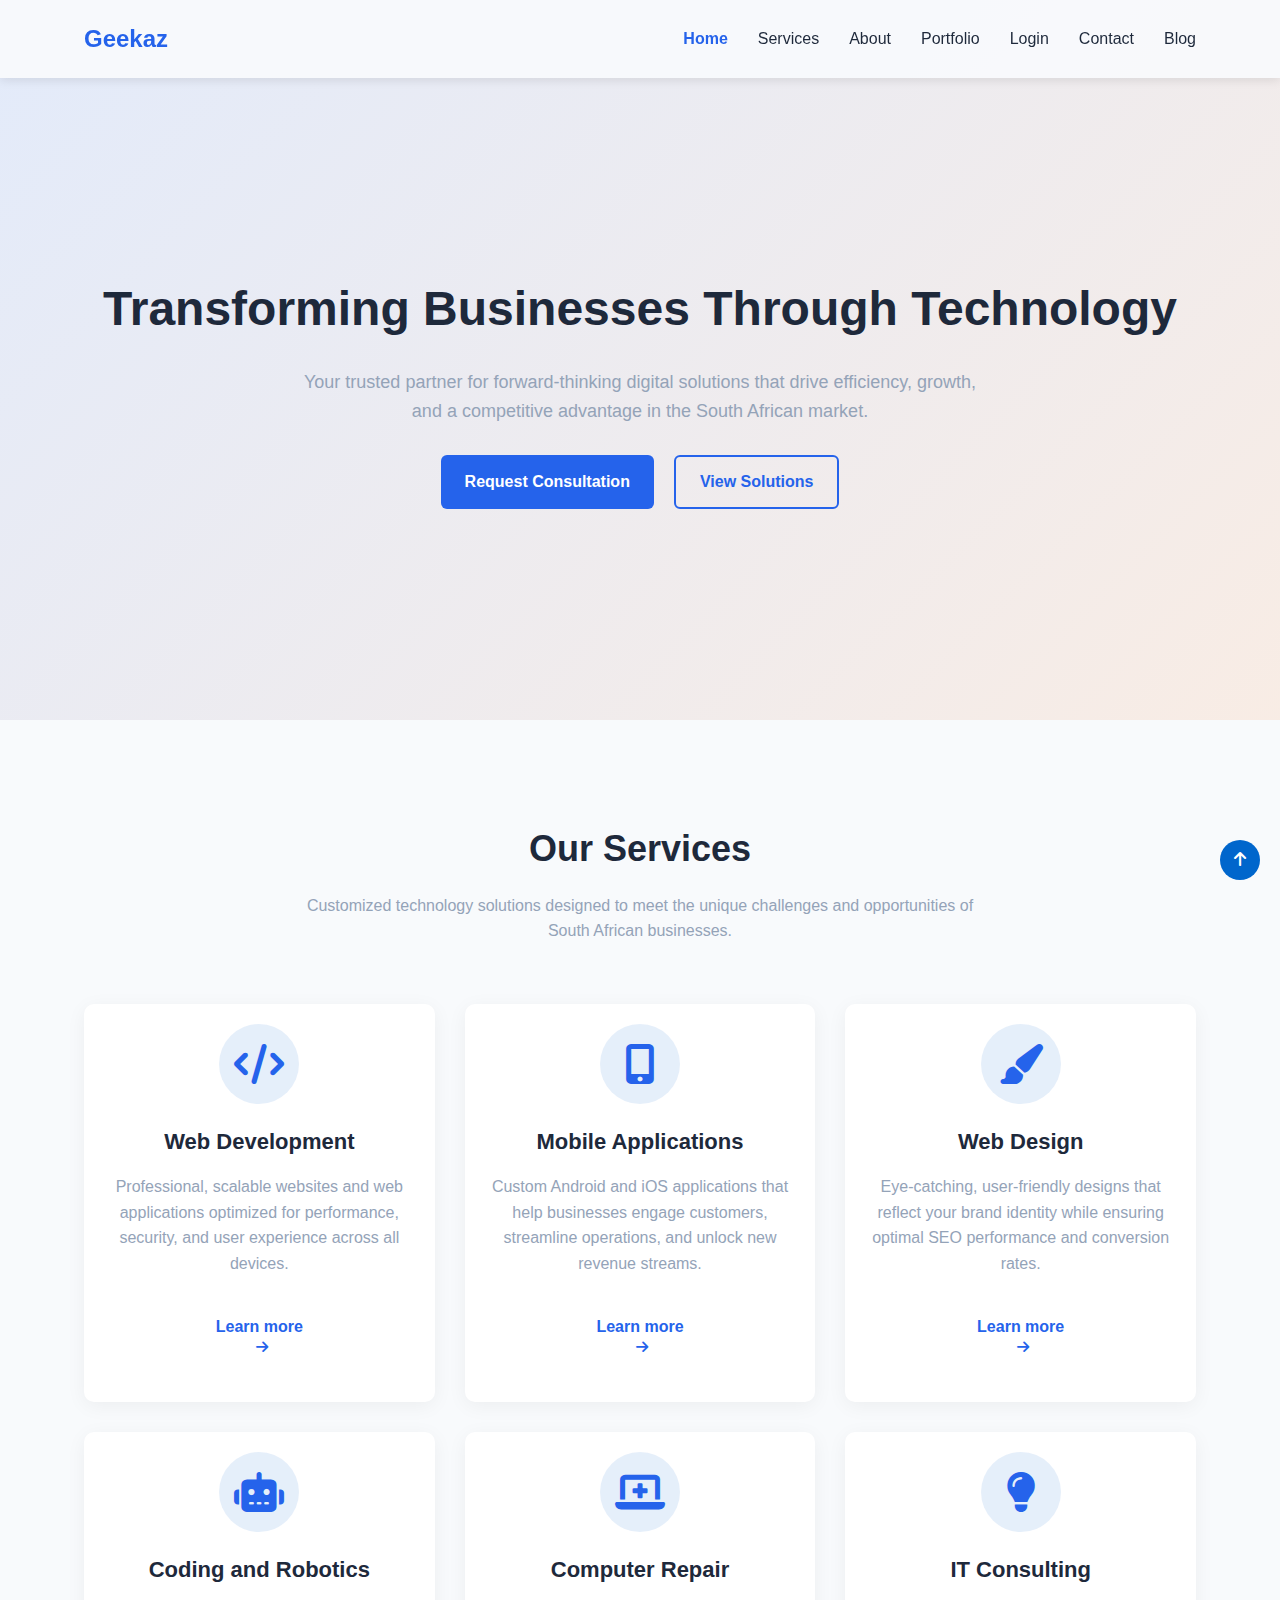
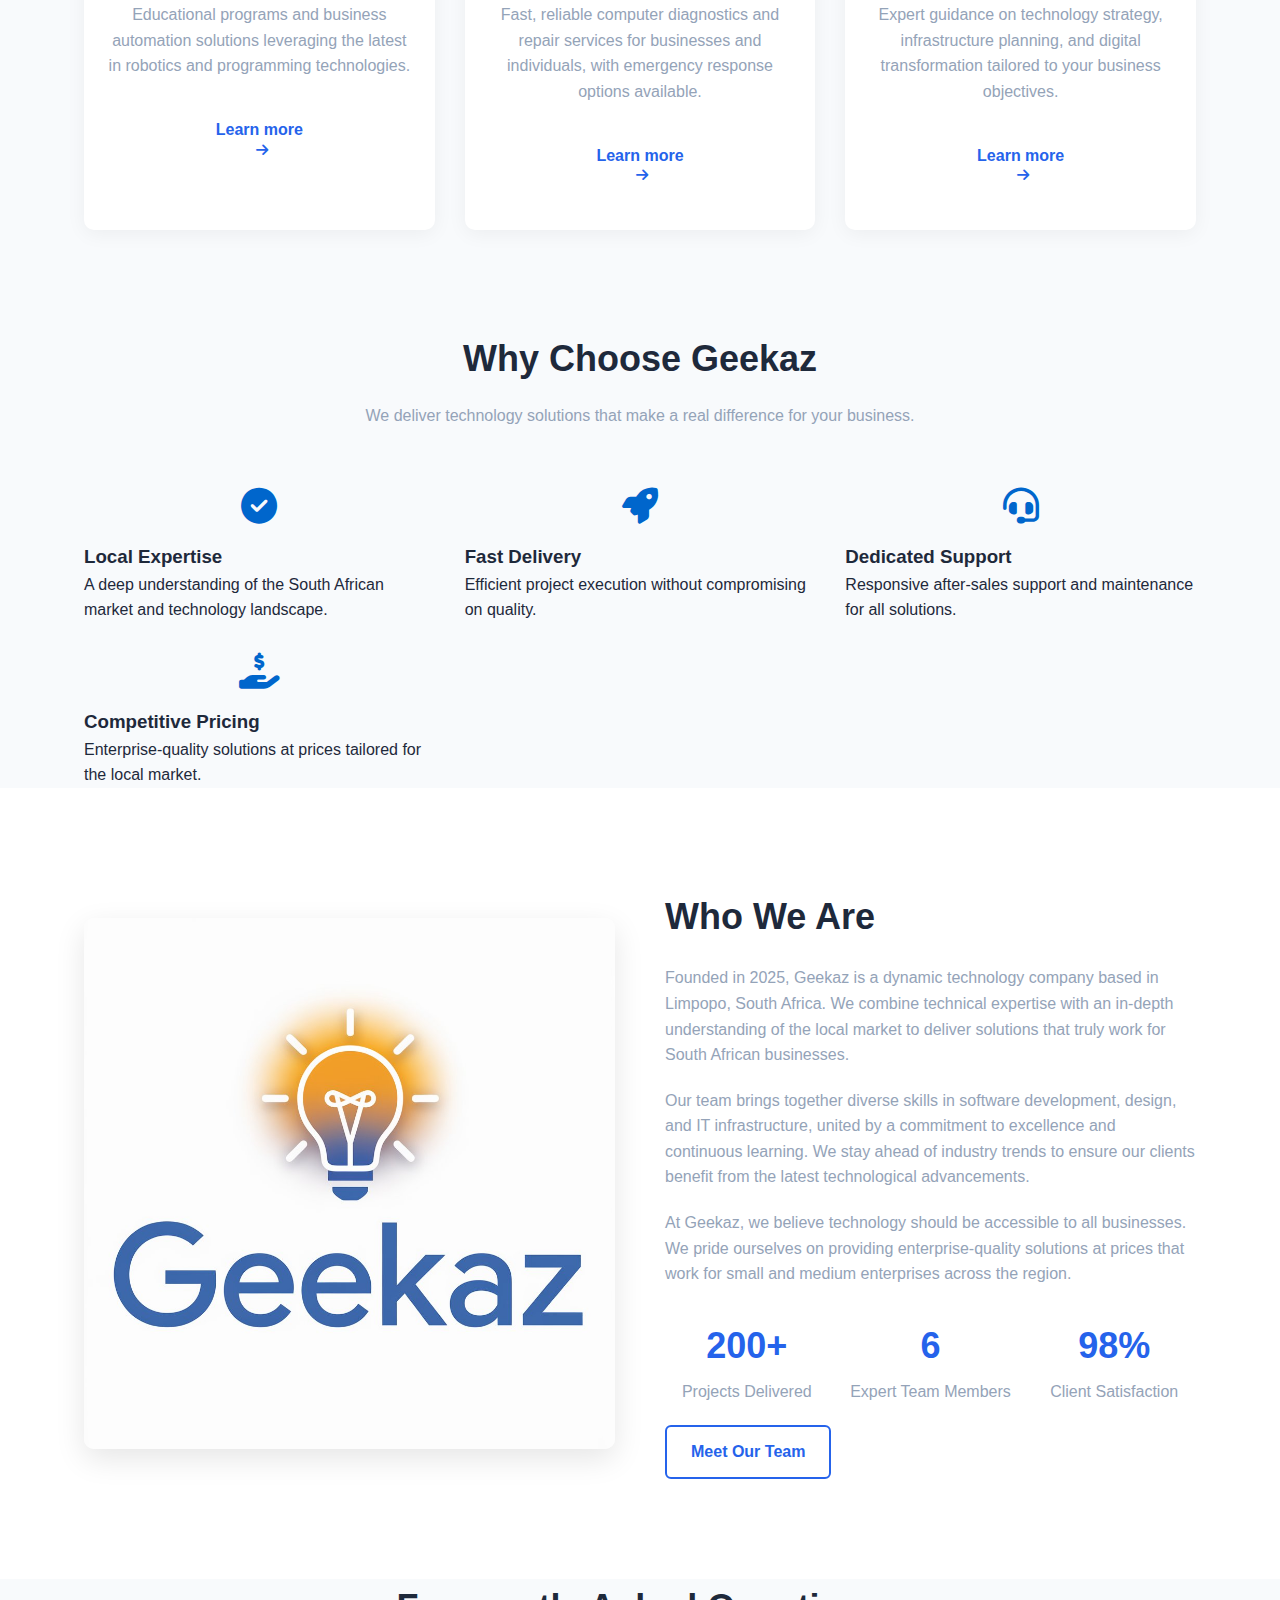
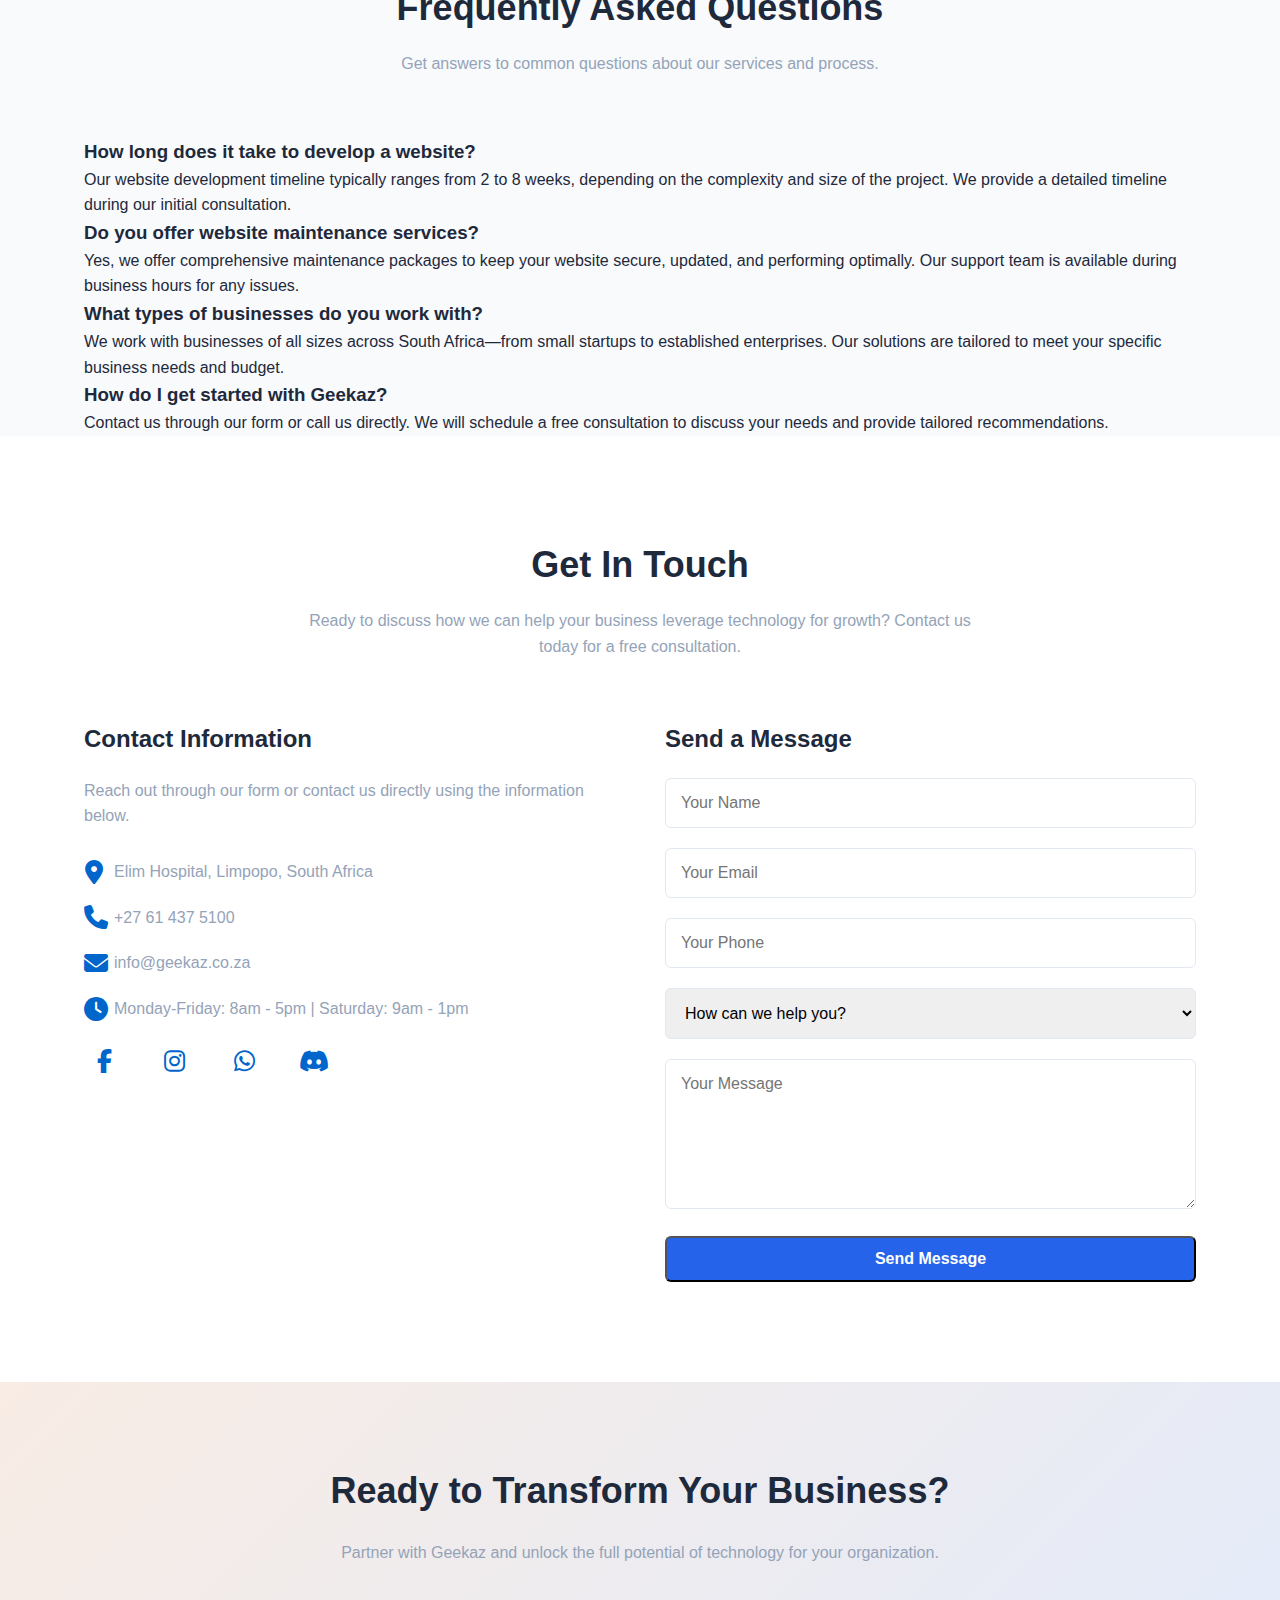
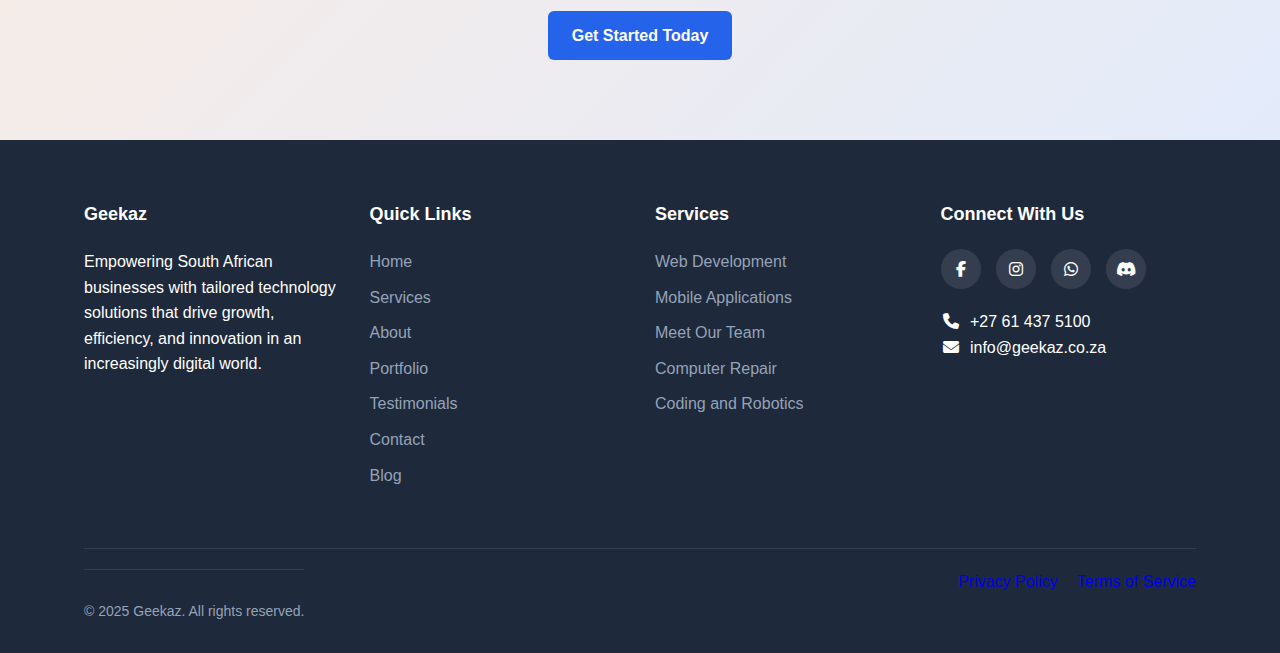
<file: index.html>
<!DOCTYPE html>
<html lang="en">
<head>
  <meta charset="UTF-8" />
  <meta name="viewport" content="width=device-width, initial-scale=1.0" />
  <title>Geekaz | Innovative Technology Solutions</title>
  <meta name="description" content="Geekaz provides expert tech solutions including web development, mobile apps, computer repair, and IT consulting services for businesses across South Africa." />
  <link rel="stylesheet" href="styles.css" />
  <link rel="stylesheet" href="https://cdnjs.cloudflare.com/ajax/libs/font-awesome/6.3.0/css/all.min.css" />
  <link rel="shortcut icon" href="images/favicon.ico" type="image/x-icon" />
</head>
<body>
  <!-- Header -->
  <header id="header">
    <div class="container">
      <nav>
        <a href="#" class="logo">Geekaz</a>
        <ul class="nav-links" id="navLinks">
          <li><a href="#" class="active">Home</a></li>
          <li><a href="#services">Services</a></li>
          <li><a href="#about">About</a></li>
          <li><a href="#portfolio">Portfolio</a></li>
          <li><a href="login.html">Login</a></li>
          <li><a href="#contact">Contact</a></li>
          <li><a href="blog.html">Blog</a></li>
        </ul>
        <button class="mobile-menu-btn" id="mobileMenuBtn">☰</button>
      </nav>
    </div>
  </header>

  <!-- Hero Section -->
  <section class="hero">
    <div class="container">
      <h1>Transforming Businesses Through Technology</h1>
      <p>Your trusted partner for forward-thinking digital solutions that drive efficiency, growth, and a competitive advantage in the South African market.</p>
      <div class="hero-btns">
        <a href="#contact" class="btn btn-primary">Request Consultation</a>
        <a href="#services" class="btn btn-secondary">View Solutions</a>
      </div>
    </div>
  </section>

  <!-- Services Section -->
  <section class="services" id="services">
    <div class="container">
      <div class="section-header">
        <h2>Our Services</h2>
        <p>Customized technology solutions designed to meet the unique challenges and opportunities of South African businesses.</p>
      </div>
      <div class="services-grid">
        <div class="service-card">
          <div class="icon-container" style="text-align: center; margin-bottom: 20px;">
            <i class="fas fa-code service-icon" style="font-size: 48px; color: #0066cc;"></i>
          </div>
          <h3>Web Development</h3>
          <p>Professional, scalable websites and web applications optimized for performance, security, and user experience across all devices.</p>
          <a href="web.html" class="service-link" style="text-decoration: none; color: #0066cc; font-weight: 600; display: inline-block; margin-top: 10px;">
            Learn more <i class="fas fa-arrow-right" style="font-size: 14px; margin-left: 5px;"></i>
          </a>
        </div>
        <div class="service-card">
          <div class="icon-container" style="text-align: center; margin-bottom: 20px;">
            <i class="fas fa-mobile-alt service-icon" style="font-size: 48px; color: #0066cc;"></i>
          </div>
          <h3>Mobile Applications</h3>
          <p>Custom Android and iOS applications that help businesses engage customers, streamline operations, and unlock new revenue streams.</p>
          <a href="mobile.html" class="service-link" style="text-decoration: none; color: #0066cc; font-weight: 600; display: inline-block; margin-top: 10px;">
            Learn more <i class="fas fa-arrow-right" style="font-size: 14px; margin-left: 5px;"></i>
          </a>
        </div>
        <div class="service-card">
          <div class="icon-container" style="text-align: center; margin-bottom: 20px;">
            <i class="fas fa-paint-brush service-icon" style="font-size: 48px; color: #0066cc;"></i>
          </div>
          <h3>Web Design</h3>
          <p>Eye-catching, user-friendly designs that reflect your brand identity while ensuring optimal SEO performance and conversion rates.</p>
          <a href="web-design.html" class="service-link" style="text-decoration: none; color: #0066cc; font-weight: 600; display: inline-block; margin-top: 10px;">
            Learn more <i class="fas fa-arrow-right" style="font-size: 14px; margin-left: 5px;"></i>
          </a>
        </div>
        <div class="service-card">
          <div class="icon-container" style="text-align: center; margin-bottom: 20px;">
            <i class="fas fa-robot service-icon" style="font-size: 48px; color: #0066cc;"></i>
          </div>
          <h3>Coding and Robotics</h3>
          <p>Educational programs and business automation solutions leveraging the latest in robotics and programming technologies.</p>
          <a href="Coding.html" class="service-link" style="text-decoration: none; color: #0066cc; font-weight: 600; display: inline-block; margin-top: 10px;">
            Learn more <i class="fas fa-arrow-right" style="font-size: 14px; margin-left: 5px;"></i>
          </a>
        </div>
        <div class="service-card">
          <div class="icon-container" style="text-align: center; margin-bottom: 20px;">
            <i class="fas fa-laptop-medical service-icon" style="font-size: 48px; color: #0066cc;"></i>
          </div>
          <h3>Computer Repair</h3>
          <p>Fast, reliable computer diagnostics and repair services for businesses and individuals, with emergency response options available.</p>
          <a href="Computer-Repair.html" class="service-link" style="text-decoration: none; color: #0066cc; font-weight: 600; display: inline-block; margin-top: 10px;">
            Learn more <i class="fas fa-arrow-right" style="font-size: 14px; margin-left: 5px;"></i>
          </a>
        </div>
        <div class="service-card">
          <div class="icon-container" style="text-align: center; margin-bottom: 20px;">
            <i class="fas fa-lightbulb service-icon" style="font-size: 48px; color: #0066cc;"></i>
          </div>
          <h3>IT Consulting</h3>
          <p>Expert guidance on technology strategy, infrastructure planning, and digital transformation tailored to your business objectives.</p>
          <a href="it-consulting.html" class="service-link" style="text-decoration: none; color: #0066cc; font-weight: 600; display: inline-block; margin-top: 10px;">
            Learn more <i class="fas fa-arrow-right" style="font-size: 14px; margin-left: 5px;"></i>
          </a>
        </div>
      </div>
    </div>
  </section>

  <!-- Why Choose Us Section -->
  <section class="why-choose-us">
    <div class="container">
      <div class="section-header">
        <h2>Why Choose Geekaz</h2>
        <p>We deliver technology solutions that make a real difference for your business.</p>
      </div>
      <div class="features-grid">
        <div class="feature">
          <div class="feature-icon" style="text-align: center; margin-bottom: 15px;">
            <i class="fas fa-check-circle" style="font-size: 36px; color: #0066cc;"></i>
          </div>
          <h3>Local Expertise</h3>
          <p>A deep understanding of the South African market and technology landscape.</p>
        </div>
        <div class="feature">
          <div class="feature-icon" style="text-align: center; margin-bottom: 15px;">
            <i class="fas fa-rocket" style="font-size: 36px; color: #0066cc;"></i>
          </div>
          <h3>Fast Delivery</h3>
          <p>Efficient project execution without compromising on quality.</p>
        </div>
        <div class="feature">
          <div class="feature-icon" style="text-align: center; margin-bottom: 15px;">
            <i class="fas fa-headset" style="font-size: 36px; color: #0066cc;"></i>
          </div>
          <h3>Dedicated Support</h3>
          <p>Responsive after-sales support and maintenance for all solutions.</p>
        </div>
        <div class="feature">
          <div class="feature-icon" style="text-align: center; margin-bottom: 15px;">
            <i class="fas fa-hand-holding-usd" style="font-size: 36px; color: #0066cc;"></i>
          </div>
          <h3>Competitive Pricing</h3>
          <p>Enterprise-quality solutions at prices tailored for the local market.</p>
        </div>
      </div>
    </div>
  </section>

  <!-- About Section -->
  <section class="about" id="about">
    <div class="container">
      <div class="about-grid">
        <div class="about-image">
          <img src="images/geekaz.jpg" alt="Geekaz Team" />
        </div>
        <div class="about-content">
          <h2>Who We Are</h2>
          <p>
            Founded in 2025, Geekaz is a dynamic technology company based in Limpopo, South Africa.
            We combine technical expertise with an in-depth understanding of the local market to deliver
            solutions that truly work for South African businesses.
          </p>
          <p>
            Our team brings together diverse skills in software development, design, and IT infrastructure,
            united by a commitment to excellence and continuous learning. We stay ahead of industry trends
            to ensure our clients benefit from the latest technological advancements.
          </p>
          <p>
            At Geekaz, we believe technology should be accessible to all businesses. We pride ourselves on
            providing enterprise-quality solutions at prices that work for small and medium enterprises across
            the region.
          </p>
          <div class="stats">
            <div class="stat">
              <div class="stat-number">200+</div>
              <div class="stat-label">Projects Delivered</div>
            </div>
            <div class="stat">
              <div class="stat-number">6</div>
              <div class="stat-label">Expert Team Members</div>
            </div>
            <div class="stat">
              <div class="stat-number">98%</div>
              <div class="stat-label">Client Satisfaction</div>
            </div>
          </div>
          <a href="Geekaz-Team.html" class="btn btn-secondary" style="display: inline-block; margin-top: 20px;">Meet Our Team</a>
        </div>
      </div>
    </div>
  </section>

  <!-- FAQ Section -->
  <section class="faq">
    <div class="container">
      <div class="section-header">
        <h2>Frequently Asked Questions</h2>
        <p>Get answers to common questions about our services and process.</p>
      </div>
      <div class="faq-grid">
        <div class="faq-item">
          <h3>How long does it take to develop a website?</h3>
          <p>
            Our website development timeline typically ranges from 2 to 8 weeks, depending on the complexity and size of the project.
            We provide a detailed timeline during our initial consultation.
          </p>
        </div>
        <div class="faq-item">
          <h3>Do you offer website maintenance services?</h3>
          <p>
            Yes, we offer comprehensive maintenance packages to keep your website secure, updated, and performing optimally.
            Our support team is available during business hours for any issues.
          </p>
        </div>
        <div class="faq-item">
          <h3>What types of businesses do you work with?</h3>
          <p>
            We work with businesses of all sizes across South Africa—from small startups to established enterprises.
            Our solutions are tailored to meet your specific business needs and budget.
          </p>
        </div>
        <div class="faq-item">
          <h3>How do I get started with Geekaz?</h3>
          <p>
            Contact us through our form or call us directly. We will schedule a free consultation to discuss your needs and provide tailored recommendations.
          </p>
        </div>
      </div>
    </div>
  </section>

  <!-- Contact Section -->
  <section class="contact" id="contact">
    <div class="container">
      <div class="section-header">
        <h2>Get In Touch</h2>
        <p>
          Ready to discuss how we can help your business leverage technology for growth? Contact us today for a free consultation.
        </p>
      </div>
      <div class="contact-grid">
        <div class="contact-info">
          <h3>Contact Information</h3>
          <p>Reach out through our form or contact us directly using the information below.</p>
          <div class="contact-method">
            <i class="fas fa-map-marker-alt" style="color: #0066cc; width: 20px; text-align: center; margin-right: 10px;"></i>
            <span>Elim Hospital, Limpopo, South Africa</span>
          </div>
          <div class="contact-method">
            <i class="fas fa-phone" style="color: #0066cc; width: 20px; text-align: center; margin-right: 10px;"></i>
            <span>+27 61 437 5100</span>
          </div>
          <div class="contact-method">
            <i class="fas fa-envelope" style="color: #0066cc; width: 20px; text-align: center; margin-right: 10px;"></i>
            <span>info@geekaz.co.za</span>
          </div>
          <div class="contact-method">
            <i class="fas fa-clock" style="color: #0066cc; width: 20px; text-align: center; margin-right: 10px;"></i>
            <span>Monday-Friday: 8am - 5pm | Saturday: 9am - 1pm</span>
          </div>
          <div class="social-links" style="margin-top: 20px;">
            <a href="#" style="text-decoration: none; margin-right: 15px;"><i class="fab fa-facebook-f" style="color: #0066cc; font-size: 24px;"></i></a>
            <a href="#" style="text-decoration: none; margin-right: 15px;"><i class="fab fa-instagram" style="color: #0066cc; font-size: 24px;"></i></a>
            <a href="#" style="text-decoration: none; margin-right: 15px;"><i class="fab fa-whatsapp" style="color: #0066cc; font-size: 24px;"></i></a>
            <a href="#" style="text-decoration: none;"><i class="fab fa-discord" style="color: #0066cc; font-size: 24px;"></i></a>
          </div>
        </div>
        <div class="contact-form">
          <h3>Send a Message</h3>
          <form id="contactForm">
            <div class="form-group">
              <input type="text" class="form-control" placeholder="Your Name" required />
            </div>
            <div class="form-group">
              <input type="email" class="form-control" placeholder="Your Email" required />
            </div>
            <div class="form-group">
              <input type="tel" class="form-control" placeholder="Your Phone" />
            </div>
            <div class="form-group">
              <select class="form-control">
                <option value="" disabled selected>How can we help you?</option>
                <option value="Web Development">Web Development</option>
                <option value="Mobile Applications">Mobile Applications</option>
                <option value="Web Design">Web Design</option>
                <option value="Computer Repair">Computer Repair</option>
                <option value="Coding and Robotics">Coding and Robotics</option>
                <option value="IT Consulting">IT Consulting</option>
                <option value="Other">Other</option>
              </select>
            </div>
            <div class="form-group">
              <textarea class="form-control" placeholder="Your Message" rows="5" required></textarea>
            </div>
            <button type="submit" class="btn btn-primary" style="width: 100%;">Send Message</button>
          </form>
        </div>
      </div>
    </div>
  </section>

  <!-- Call to Action -->
  <section class="cta">
    <div class="container">
      <h2>Ready to Transform Your Business?</h2>
      <p>Partner with Geekaz and unlock the full potential of technology for your organization.</p>
      <a href="#contact" class="btn btn-primary" style="text-decoration: none; display: inline-block; margin-top: 15px;">
        Get Started Today
      </a>
    </div>
  </section>

  <!-- Footer -->
  <footer>
    <div class="container">
      <div class="footer-grid">
        <div class="footer-col">
          <h4>Geekaz</h4>
          <p>
            Empowering South African businesses with tailored technology solutions that drive growth, efficiency, and innovation in an increasingly digital world.
          </p>
        </div>
        <div class="footer-col">
          <h4>Quick Links</h4>
          <ul class="footer-links">
            <li><a href="#" style="text-decoration: none;">Home</a></li>
            <li><a href="#services" style="text-decoration: none;">Services</a></li>
            <li><a href="#about" style="text-decoration: none;">About</a></li>
            <li><a href="#portfolio" style="text-decoration: none;">Portfolio</a></li>
            <li><a href="#testimonials" style="text-decoration: none;">Testimonials</a></li>
            <li><a href="#contact" style="text-decoration: none;">Contact</a></li>
            <li><a href="blog.html" style="text-decoration: none;">Blog</a></li>
          </ul>
        </div>
        <div class="footer-col">
          <h4>Services</h4>
          <ul class="footer-links">
            <li><a href="web.html" style="text-decoration: none;">Web Development</a></li>
            <li><a href="mobile.html" style="text-decoration: none;">Mobile Applications</a></li>
            <li><a href="Geekaz-Team.html" style="text-decoration: none;">Meet Our Team</a></li>
            <li><a href="Computer-Repair.html" style="text-decoration: none;">Computer Repair</a></li>
            <li><a href="Coding.html" style="text-decoration: none;">Coding and Robotics</a></li>
          </ul>
        </div>
        <div class="footer-col">
          <h4>Connect With Us</h4>
          <div class="social-links">
            <a href="#" style="text-decoration: none;"><i class="fab fa-facebook-f"></i></a>
            <a href="#" style="text-decoration: none;"><i class="fab fa-instagram"></i></a>
            <a href="#" style="text-decoration: none;"><i class="fab fa-whatsapp"></i></a>
            <a href="#" style="text-decoration: none;"><i class="fab fa-discord"></i></a>
          </div>
          <div class="footer-contact" style="margin-top: 20px;">
            <p>
              <i class="fas fa-phone" style="width: 20px; text-align: center; margin-right: 5px;"></i>
              +27 61 437 5100
            </p>
            <p>
              <i class="fas fa-envelope" style="width: 20px; text-align: center; margin-right: 5px;"></i>
              info@geekaz.co.za
            </p>
          </div>
         
        </div>
      </div>
      <div class="footer-bottom" style="display: flex; justify-content: space-between; padding-top: 20px; margin-top: 20px; border-top: 1px solid rgba(255,255,255,0.1);">
        <div class="copyright">
          <p>&copy; 2025 Geekaz. All rights reserved.</p>
        </div>
        <div class="footer-legal">
          <a href="privacy.html" style="text-decoration: none; margin-right: 15px;">Privacy Policy</a>
          <a href="terms.html" style="text-decoration: none;">Terms of Service</a>
        </div>
      </div>
    </div>
  </footer>

  <!-- Back to Top Button -->
  <a href="#" class="back-to-top" id="backToTop" style="display: inline-block; position: fixed; bottom: 20px; right: 20px; background-color: #0066cc; color: white; width: 40px; height: 40px; text-align: center; line-height: 40px; border-radius: 50%; text-decoration: none;">
    <i class="fas fa-arrow-up"></i>
  </a>

  <script src="script.js"></script>
</body>
</html>
</file>
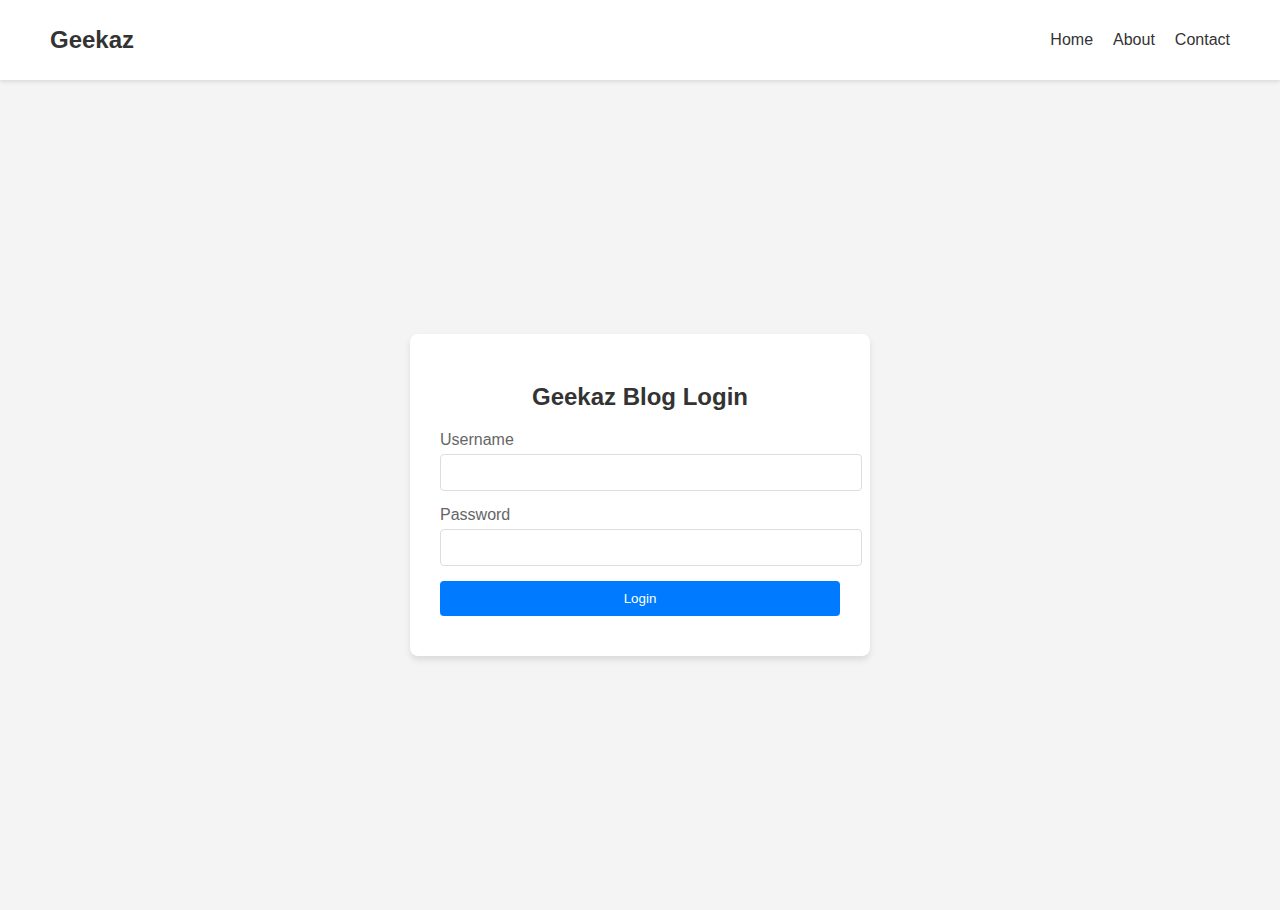
<file: blog-edit.html>
<!DOCTYPE html>
<html lang="en">
<head>
    <meta charset="UTF-8">
    <meta name="viewport" content="width=device-width, initial-scale=1.0">
    <title>Geekaz Blog - Edit Posts</title>
    <style>
        body {
            font-family: Arial, sans-serif;
            line-height: 1.6;
            margin: 0;
            padding: 20px;
            background-color: #f4f4f4;
        }
        .container {
            max-width: 800px;
            margin: 0 auto;
            background-color: white;
            padding: 30px;
            border-radius: 8px;
            box-shadow: 0 4px 6px rgba(0, 0, 0, 0.1);
        }
        h1 {
            text-align: center;
            color: #333;
        }
        .user-info {
            text-align: center;
            margin-bottom: 20px;
            padding: 10px;
            background-color: #e9ecef;
            border-radius: 4px;
        }
        .logout-btn {
            display: block;
            width: 100%;
            padding: 10px;
            background-color: #dc3545;
            color: white;
            border: none;
            border-radius: 4px;
            cursor: pointer;
            margin-top: 20px;
        }
        .role-access {
            margin-top: 20px;
            padding: 15px;
            background-color: #f8f9fa;
            border-radius: 4px;
        }
    </style>
</head>
<body>
    <div class="container">
        <div id="userSection">
            <h1>Geekaz Blog Management</h1>
            <div class="user-info" id="userInfoDisplay">
                <!-- User info will be dynamically inserted here -->
            </div>
            
            <div class="role-access" id="roleAccessSection">
                <!-- Role-specific access will be dynamically inserted here -->
            </div>

            <button id="logoutBtn" class="logout-btn">Logout</button>
        </div>
    </div>

    <script>
        // Check authentication on page load
        document.addEventListener('DOMContentLoaded', function() {
            const user = JSON.parse(sessionStorage.getItem('loggedInUser'));
            const userInfoDisplay = document.getElementById('userInfoDisplay');
            const roleAccessSection = document.getElementById('roleAccessSection');

            if (!user) {
                // Redirect to login if not authenticated
                window.location.href = 'login.html';
                return;
            }

            // Display user information
            userInfoDisplay.innerHTML = `
                <p>Welcome, ${user.username}!</p>
                <p>Role: ${user.role}</p>
            `;

            // Role-based access control
            const roleAccess = {
                'admin': `
                    <h3>Admin Access</h3>
                    <ul>
                        <li>Create new blog posts</li>
                        <li>Edit any existing posts</li>
                        <li>Delete posts</li>
                        <li>Manage user accounts</li>
                    </ul>
                `,
                'editor': `
                    <h3>Editor Access</h3>
                    <ul>
                        <li>Edit assigned blog posts</li>
                        <li>Submit new content for review</li>
                    </ul>
                `,
                'content-manager': `
                    <h3>Content Manager Access</h3>
                    <ul>
                        <li>Review and approve posts</li>
                        <li>Manage content workflows</li>
                    </ul>
                `,
                'designer': `
                    <h3>Designer Access</h3>
                    <ul>
                        <li>Update blog visual design</li>
                        <li>Create graphics for posts</li>
                    </ul>
                `,
                'developer': `
                    <h3>Developer Access</h3>
                    <ul>
                        <li>Technical blog maintenance</li>
                        <li>Site performance optimization</li>
                    </ul>
                `
            };

            // Display role-specific access
            roleAccessSection.innerHTML = roleAccess[user.role] || 
                '<p>No specific access rights defined for this role.</p>';

            // Logout functionality
            document.getElementById('logoutBtn').addEventListener('click', function() {
                sessionStorage.removeItem('loggedInUser');
                window.location.href = 'login.html';
            });
        });
    </script>
</body>
</html>
</file>
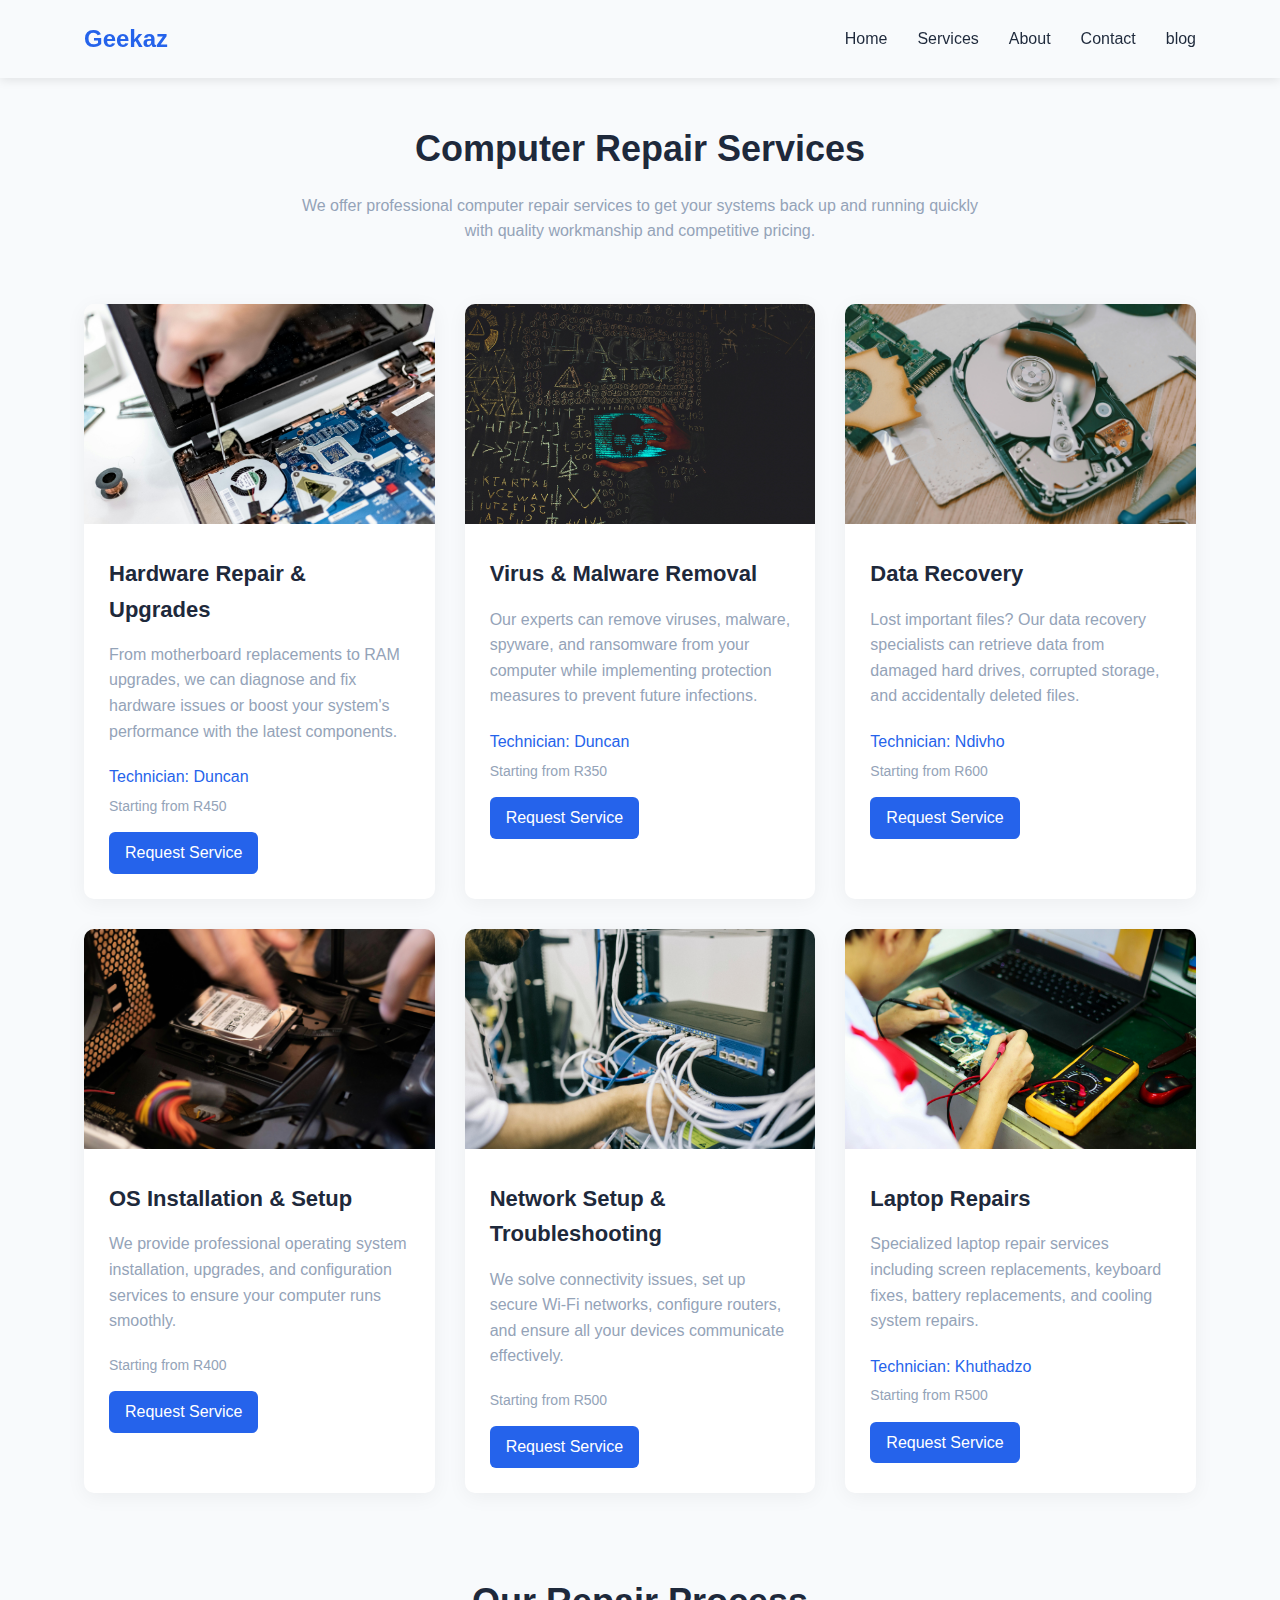
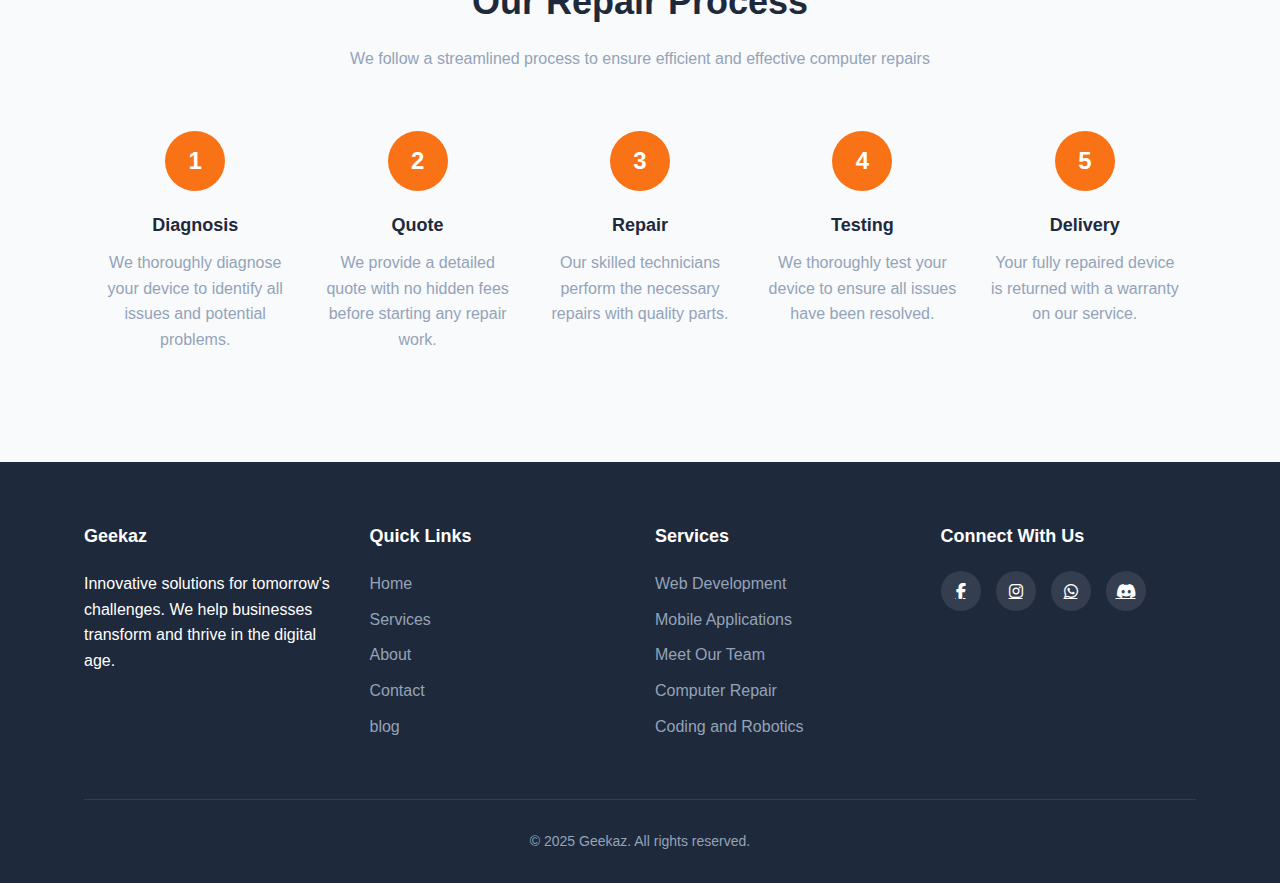
<file: Computer-Repair.html>
<!DOCTYPE html>
<html lang="en">
<head>
    <meta charset="UTF-8">
    <meta name="viewport" content="width=device-width, initial-scale=1.0">
    <title>Geekaz | Computer Repair Services</title>
    <link rel="stylesheet" href="styles.css">
    <link rel="stylesheet" href="https://cdnjs.cloudflare.com/ajax/libs/font-awesome/6.3.0/css/all.min.css">
   
   
</head>
<body>
    <!-- Header -->
    <header id="header">
        <div class="container">
            <nav>
                <a href="index.html" class="logo">Geekaz</a>
                <ul class="nav-links" id="navLinks">
                    <li><a href="index.html">Home</a></li>
                    <li><a href="index.html#services">Services</a></li>
                    <li><a href="index.html#about">About</a></li>
                    <li><a href="index.html#contact">Contact</a></li>
                    <li><a href="blog.html">blog</a></li>
                </ul>
                <button class="mobile-menu-btn" id="mobileMenuBtn">☰</button>
            </nav>
        </div>
    </header>

    <!-- Computer Repair Section -->
    <section class="repair-section">
        <div class="container">
            <div class="section-header">
                <h2>Computer Repair Services</h2>
                <p>We offer professional computer repair services to get your systems back up and running quickly with quality workmanship and competitive pricing.</p>
            </div>
            
            <div class="repair-grid">
                <!-- Repair Service 1 -->
                <div class="repair-service">
                    <img src="images/comp.jpg" alt="Hardware Repair" class="repair-image">
                    <div class="repair-info">
                        <h3 class="repair-title">Hardware Repair & Upgrades</h3>
                        <p class="repair-description">From motherboard replacements to RAM upgrades, we can diagnose and fix hardware issues or boost your system's performance with the latest components.</p>
                      <div class="repair-tech">Technician: Duncan</div>
                        <div class="repair-pricing">Starting from R450</div>
                        <a href="#contact" class="repair-action">Request Service</a>
                    </div>
                </div>
                
                <!-- Repair Service 2 -->
                <div class="repair-service">
                    <img src="images/virus.jpg" alt="Virus Removal" class="repair-image">
                    <div class="repair-info">
                        <h3 class="repair-title">Virus & Malware Removal</h3>
                        <p class="repair-description">Our experts can remove viruses, malware, spyware, and ransomware from your computer while implementing protection measures to prevent future infections.</p>
                        <div class="repair-tech">Technician: Duncan</div>
                        <div class="repair-pricing">Starting from R350</div>
                        <a href="#contact" class="repair-action">Request Service</a>
                    </div>
                </div>
                
                <!-- Repair Service 3 -->
                <div class="repair-service">
                    <img src="images/Data.jpg" alt="Data Recovery" class="repair-image">
                    <div class="repair-info">
                        <h3 class="repair-title">Data Recovery</h3>
                        <p class="repair-description">Lost important files? Our data recovery specialists can retrieve data from damaged hard drives, corrupted storage, and accidentally deleted files.</p>
                       <div class="repair-tech">Technician: Ndivho </div>
                        <div class="repair-pricing">Starting from R600</div>
                        <a href="#contact" class="repair-action">Request Service</a>
                    </div>
                </div>
                
                <!-- Repair Service 4 -->
                <div class="repair-service">
                    <img src="images/Os.jpg" alt="OS Installation" class="repair-image">
                    <div class="repair-info">
                        <h3 class="repair-title">OS Installation & Setup</h3>
                        <p class="repair-description">We provide professional operating system installation, upgrades, and configuration services to ensure your computer runs smoothly.</p>
                       <!-- <div class="repair-tech">Technician: Linda Parker</div>-->
                        <div class="repair-pricing">Starting from R400</div>
                        <a href="#contact" class="repair-action">Request Service</a>
                    </div>
                </div>
                
                <!-- Repair Service 5 -->
                <div class="repair-service">
                    <img src="images/netw.jpg" alt="Network Setup" class="repair-image">
                    <div class="repair-info">
                        <h3 class="repair-title">Network Setup & Troubleshooting</h3>
                        <p class="repair-description">We solve connectivity issues, set up secure Wi-Fi networks, configure routers, and ensure all your devices communicate effectively.</p>
                      <!--  <div class="repair-tech">Technician: David Chen</div>-->
                        <div class="repair-pricing">Starting from R500</div>
                        <a href="#contact" class="repair-action">Request Service</a>
                    </div>
                </div>
                
                <!-- Repair Service 6 -->
                <div class="repair-service">
                    <img src="images/laptop.jpg" alt="Laptop Repair" class="repair-image">
                    <div class="repair-info">
                        <h3 class="repair-title">Laptop Repairs</h3>
                        <p class="repair-description">Specialized laptop repair services including screen replacements, keyboard fixes, battery replacements, and cooling system repairs.</p>
                        <div class="repair-tech">Technician: Khuthadzo</div>
                        <div class="repair-pricing">Starting from R500</div>
                        <a href="#contact" class="repair-action">Request Service</a>
                    </div>
                </div>
            </div>
            
            <!-- Repair Process -->
            <div class="process-container">
                <div class="section-header">
                    <h2>Our Repair Process</h2>
                    <p>We follow a streamlined process to ensure efficient and effective computer repairs</p>
                </div>
                
                <div class="repair-process">
                    <div class="process-step">
                        <div class="step-number">1</div>
                        <h4 class="step-title">Diagnosis</h4>
                        <p class="step-description">We thoroughly diagnose your device to identify all issues and potential problems.</p>
                    </div>
                    
                    <div class="process-step">
                        <div class="step-number">2</div>
                        <h4 class="step-title">Quote</h4>
                        <p class="step-description">We provide a detailed quote with no hidden fees before starting any repair work.</p>
                    </div>
                    
                    <div class="process-step">
                        <div class="step-number">3</div>
                        <h4 class="step-title">Repair</h4>
                        <p class="step-description">Our skilled technicians perform the necessary repairs with quality parts.</p>
                    </div>
                    
                    <div class="process-step">
                        <div class="step-number">4</div>
                        <h4 class="step-title">Testing</h4>
                        <p class="step-description">We thoroughly test your device to ensure all issues have been resolved.</p>
                    </div>
                    
                    <div class="process-step">
                        <div class="step-number">5</div>
                        <h4 class="step-title">Delivery</h4>
                        <p class="step-description">Your fully repaired device is returned with a warranty on our service.</p>
                    </div>
                </div>
            </div>
        </div>
    </section>

    <!-- Footer -->
    <footer>
        <div class="container">
            <div class="footer-grid">
                <div class="footer-col">
                    <h4>Geekaz</h4>
                    <p>Innovative solutions for tomorrow's challenges. We help businesses transform and thrive in the digital age.</p>
                </div>
                <div class="footer-col">
                    <h4>Quick Links</h4>
                    <ul class="footer-links">
                        <li><a href="index.html">Home</a></li>
                        <li><a href="index.html#services">Services</a></li>
                        <li><a href="index.html#about">About</a></li>
                        <li><a href="index.html#contact">Contact</a></li>
                        <li><a href="blog.html">blog</a></li>
                    </ul>
                </div>
                <div class="footer-col">
                    <h4>Services</h4>
                    <ul class="footer-links">
                        <li><a href="web.html">Web Development</a></li>
                        <li><a href="mobile.html">Mobile Applications</a></li>
                        <li><a href="Geekaz-Team.html">Meet Our Team</a></li>
                        <li><a href="Computer-Repair.html">Computer Repair</a></li>
                        <li><a href="coding.html">Coding and Robotics</a></li>
                    </ul>
                </div>
                <div class="footer-col">
                    <h4>Connect With Us</h4>
                    <div class="social-links">
                        <a href="#"><i class="fab fa-facebook-f"></i></a>
                        <a href="#"><i class="fab fa-instagram"></i></a>
                        <a href="#"><i class="fab fa-whatsapp"></i></a>
                        <a href="#"><i class="fab fa-discord"></i></a>
                    </div>
                </div>
            </div>
            <div class="copyright">
                <p>&copy; 2025 Geekaz. All rights reserved.</p>
            </div>
        </div>
    </footer>

    <script src="script.js"></script>
</body>
</html>
</file>
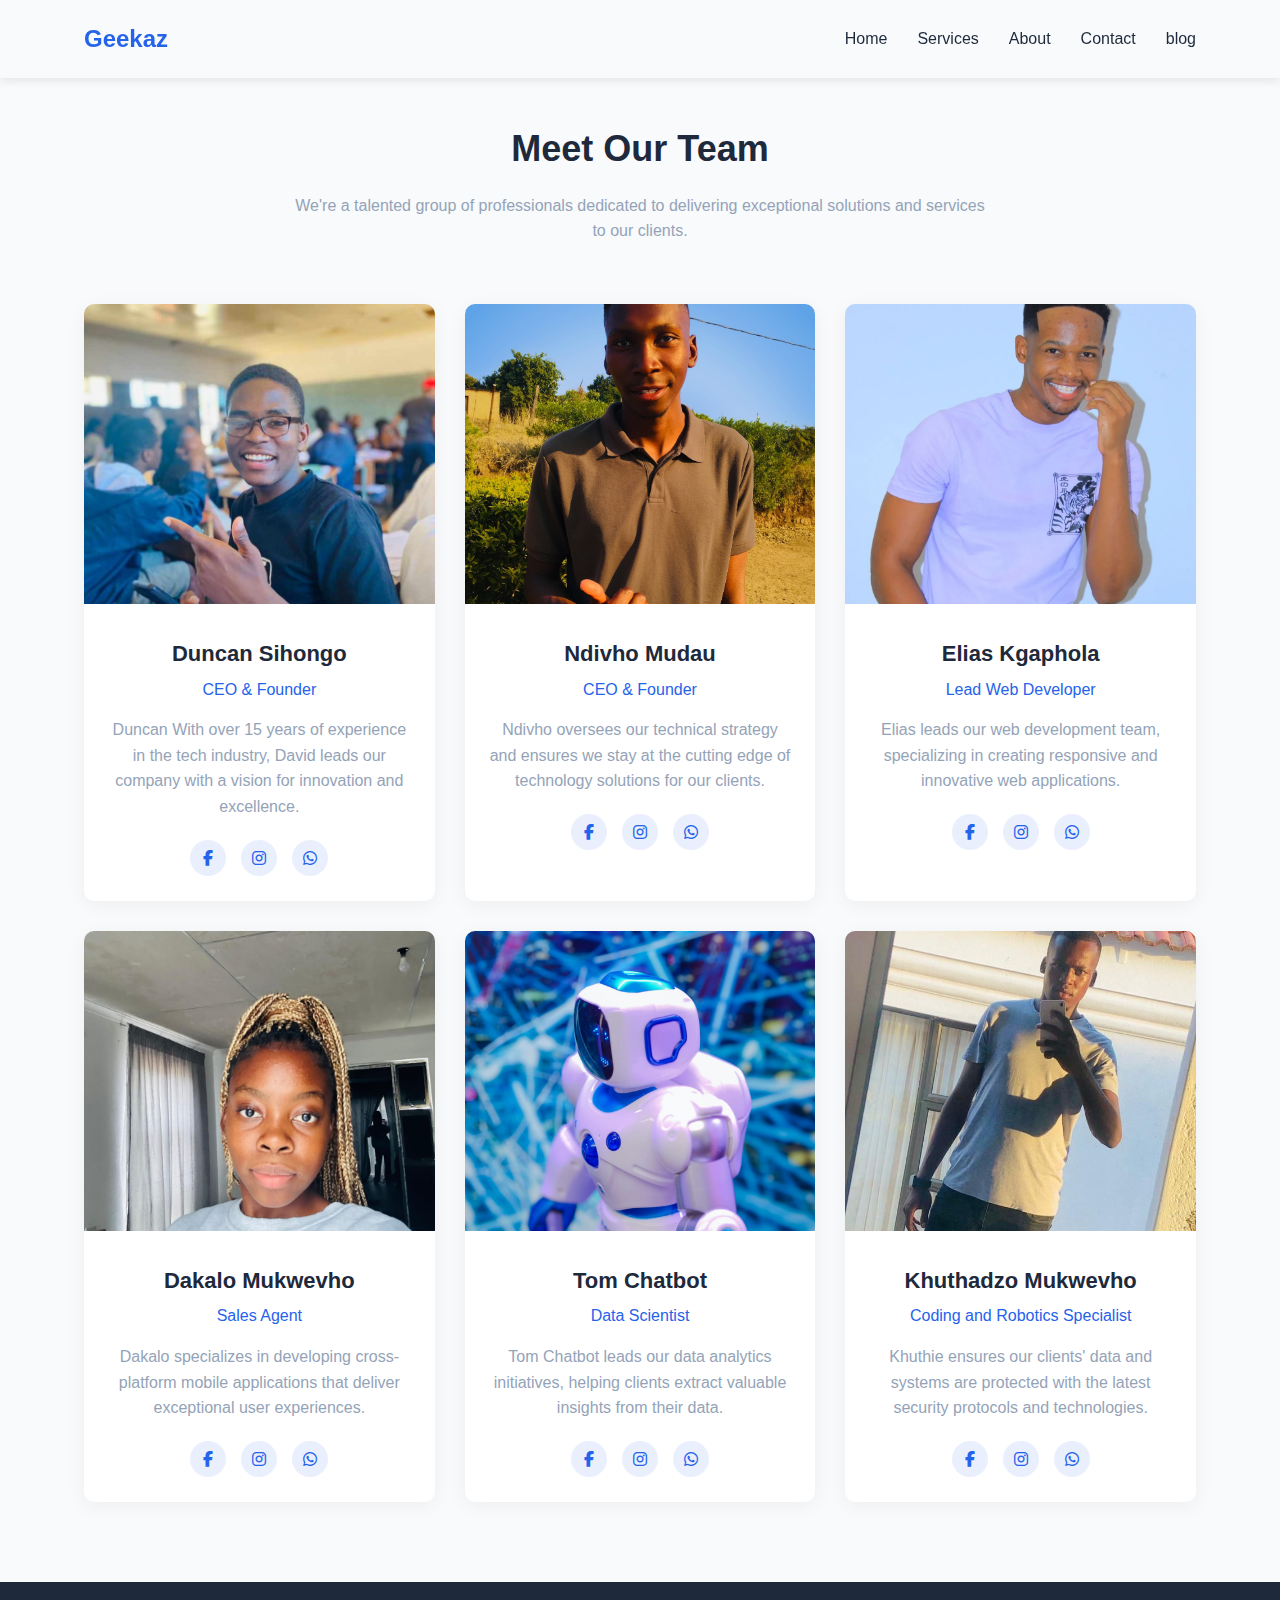
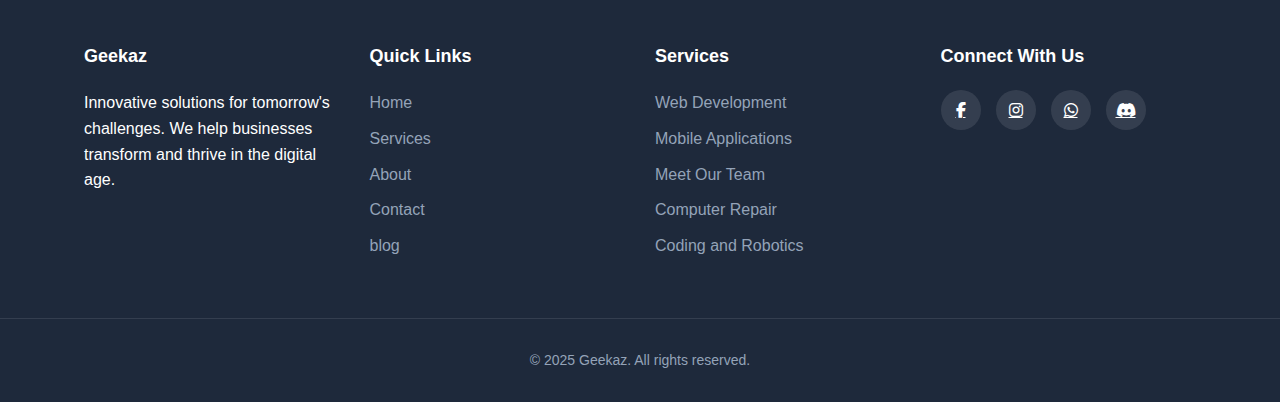
<file: Geekaz-Team.html>
<!DOCTYPE html>
<html lang="en">
<head>
    <meta charset="UTF-8">
    <meta name="viewport" content="width=device-width, initial-scale=1.0">
    <title>Geekaz | Meet Our Team</title>
    <link rel="stylesheet" href="styles.css">
    <link rel="stylesheet" href="https://cdnjs.cloudflare.com/ajax/libs/font-awesome/6.3.0/css/all.min.css">
    
</head>
<body>
    <!-- Header -->
    <header id="header">
        <div class="container">
            <nav>
                <a href="index.html" class="logo">Geekaz</a>
                <ul class="nav-links" id="navLinks">
                    <li><a href="index.html">Home</a></li>
                    <li><a href="index.html#services">Services</a></li>
                    <li><a href="index.html#about">About</a></li>
                    <li><a href="index.html#contact">Contact</a></li>
                    <li><a href="blog.html">blog</a></li>
                </ul>
                <button class="mobile-menu-btn" id="mobileMenuBtn">☰</button>
            </nav>
        </div>
    </header>

    <!-- Team Section -->
    <section class="team-section">
        <div class="container">
            <div class="section-header">
                <h2>Meet Our Team</h2>
                <p>We're a talented group of professionals dedicated to delivering exceptional solutions and services to our clients.</p>
            </div>
            <div class="team-grid">
                <!-- Team Member 1 -->
                <div class="team-member">
                    <img src="images/Duncan.jpg" alt="Duncan Sihongo" class="team-member-image">
                    <div class="team-member-info">
                        <h3 class="team-member-name">Duncan Sihongo</h3>
                        <div class="team-member-role">CEO & Founder</div>
                        <p class="team-member-bio">Duncan With over 15 years of experience in the tech industry, David leads our company with a vision for innovation and excellence.</p>
                        <div class="team-social">
                            <a href="#"><i class="fab fa-facebook-f"></i></a>
                            <a href="#"><i class="fab fa-instagram"></i></a>
                            <a href="#"><i class="fab fa-whatsapp"></i></a>
                        </div>
                    </div>
                </div>
                
                <!-- Team Member 2 -->
                <div class="team-member">
                    <img src="images/ndivho.jpg" alt="Ndivho Mudau" class="team-member-image">
                    <div class="team-member-info">
                        <h3 class="team-member-name">Ndivho Mudau</h3>
                        <div class="team-member-role">CEO & Founder</div>
                        <p class="team-member-bio">Ndivho oversees our technical strategy and ensures we stay at the cutting edge of technology solutions for our clients.</p>
                        <div class="team-social">
                            <a href="#"><i class="fab fa-facebook-f"></i></a>
                            <a href="#"><i class="fab fa-instagram"></i></a>
                            <a href="#"><i class="fab fa-whatsapp"></i></a>
                        </div>
                    </div>
                </div>
                
                <!-- Team Member 3 -->
                <div class="team-member">
                    <img src="images/Elias.jpg" alt="Elias Kgaphola" class="team-member-image">
                    <div class="team-member-info">
                        <h3 class="team-member-name">Elias Kgaphola</h3>
                        <div class="team-member-role">Lead Web Developer</div>
                        <p class="team-member-bio">Elias leads our web development team, specializing in creating responsive and innovative web applications.</p>
                        <div class="team-social">
                            <a href="#"><i class="fab fa-facebook-f"></i></a>
                            <a href="#"><i class="fab fa-instagram"></i></a>
                            <a href="#"><i class="fab fa-whatsapp"></i></a>
                        </div>
                    </div>
                </div>
                
                <!-- Team Member 4 -->
                <div class="team-member">
                    <img src="images/dakalo.jpg" alt="Dakalo Mukwevho" class="team-member-image">
                    <div class="team-member-info">
                        <h3 class="team-member-name">Dakalo Mukwevho</h3>
                        <div class="team-member-role">Sales Agent</div>
                        <p class="team-member-bio">Dakalo specializes in developing cross-platform mobile applications that deliver exceptional user experiences.</p>
                        <div class="team-social">
                            <a href="#"><i class="fab fa-facebook-f"></i></a>
                            <a href="#"><i class="fab fa-instagram"></i></a>
                            <a href="#"><i class="fab fa-whatsapp"></i></a>
                        </div>
                    </div>
                </div>
                
                <!-- Team Member 5 -->
                <div class="team-member">
                    <img src="images/Tom.jpg" alt="Tom Chatbot" class="team-member-image">
                    <div class="team-member-info">
                        <h3 class="team-member-name">Tom Chatbot</h3>
                        <div class="team-member-role">Data Scientist</div>
                        <p class="team-member-bio">Tom Chatbot leads our data analytics initiatives, helping clients extract valuable insights from their data.</p>
                        <div class="team-social">
                            <a href="#"><i class="fab fa-facebook-f"></i></a>
                            <a href="#"><i class="fab fa-instagram"></i></a>
                            <a href="#"><i class="fab fa-whatsapp"></i></a>
                        </div>
                    </div>
                </div>
                
                <!-- Team Member 6 -->
                <div class="team-member">
                    <img src="images/khuthie.jpg" alt="Khuthadzo Mukwevho" class="team-member-image">
                    <div class="team-member-info">
                        <h3 class="team-member-name">Khuthadzo Mukwevho</h3>
                        <div class="team-member-role">Coding and Robotics Specialist</div>
                        <p class="team-member-bio">Khuthie ensures our clients' data and systems are protected with the latest security protocols and technologies.</p>
                        <div class="team-social">
                            <a href="#"><i class="fab fa-facebook-f"></i></a>
                            <a href="#"><i class="fab fa-instagram"></i></a>
                            <a href="#"><i class="fab fa-whatsapp"></i></a>
                        </div>
                    </div>
                </div>
            </div>
        </div>
    </section>

    <!-- Footer -->
    <footer>
        <div class="container">
            <div class="footer-grid">
                <div class="footer-col">
                    <h4>Geekaz</h4>
                    <p>Innovative solutions for tomorrow's challenges. We help businesses transform and thrive in the digital age.</p>
                </div>
                <div class="footer-col">
                    <h4>Quick Links</h4>
                    <ul class="footer-links">
                        <li><a href="index.html">Home</a></li>
                        <li><a href="index.html#services">Services</a></li>
                        <li><a href="index.html#about">About</a></li>
                        <li><a href="index.html#contact">Contact</a></li>
                        <li><a href="blog.html">blog</a></li>
                    </ul>
                </div>
                <div class="footer-col">
                    <h4>Services</h4>
                    <ul class="footer-links">
                        <li><a href="web.html">Web Development</a></li>
                        <li><a href="mobile.html">Mobile Applications</a></li>
                        <li><a href="Geekaz-Team.html">Meet Our Team</a></li>
                        <li><a href="Computer-Repair.html">Computer Repair</a></li>
                        <li><a href="coding.html">Coding and Robotics</a></li>
                    </ul>
                </div>
                <div class="footer-col">
                    <h4>Connect With Us</h4>
                    <div class="social-links">
                        <a href="#"><i class="fab fa-facebook-f"></i></a>
                        <a href="#"><i class="fab fa-instagram"></i></a>
                        <a href="#"><i class="fab fa-whatsapp"></i></a>
                        <a href="#"><i class="fab fa-discord"></i></a>
                    </div>
                    </div>
                </div>
            </div>
            <div class="copyright">
                <p>&copy; 2025 Geekaz. All rights reserved.</p>
            </div>
        </div>
    </footer>

    <script src="script.js"></script>
</body>
</html>
</file>
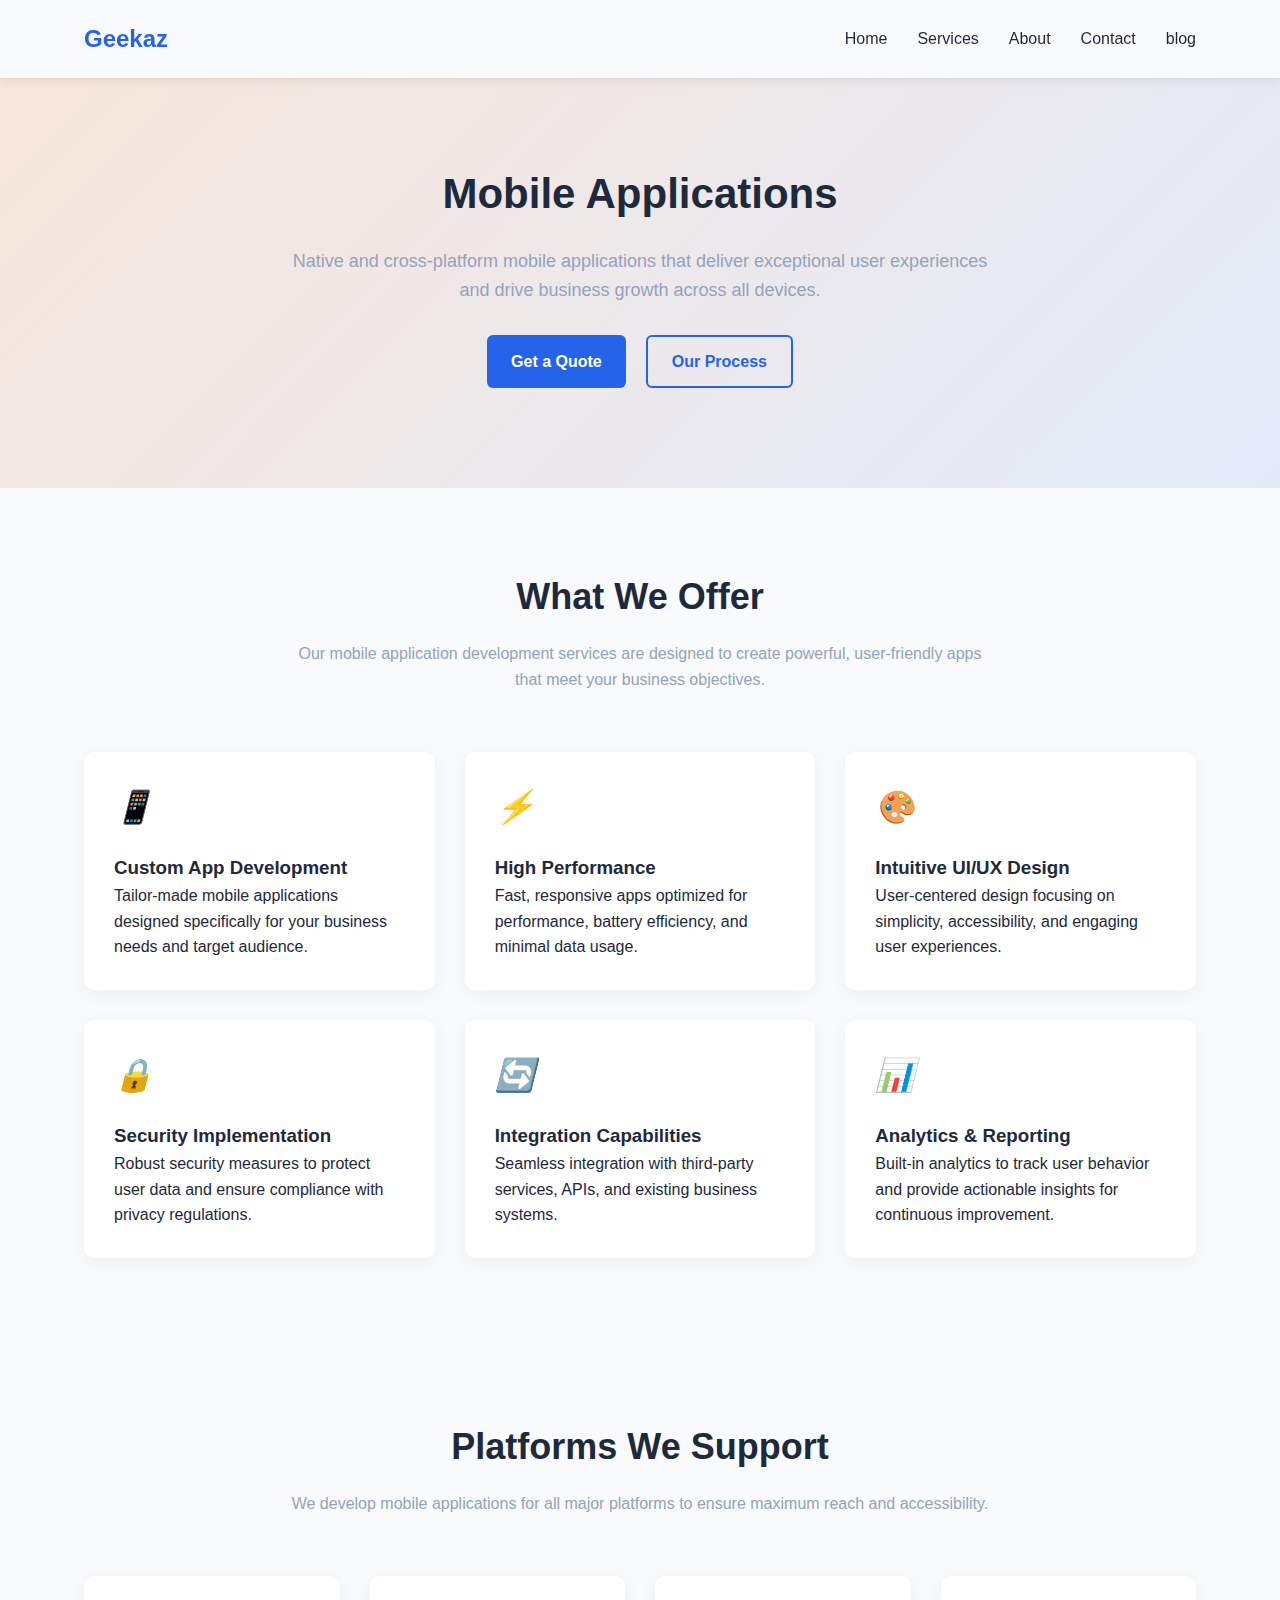
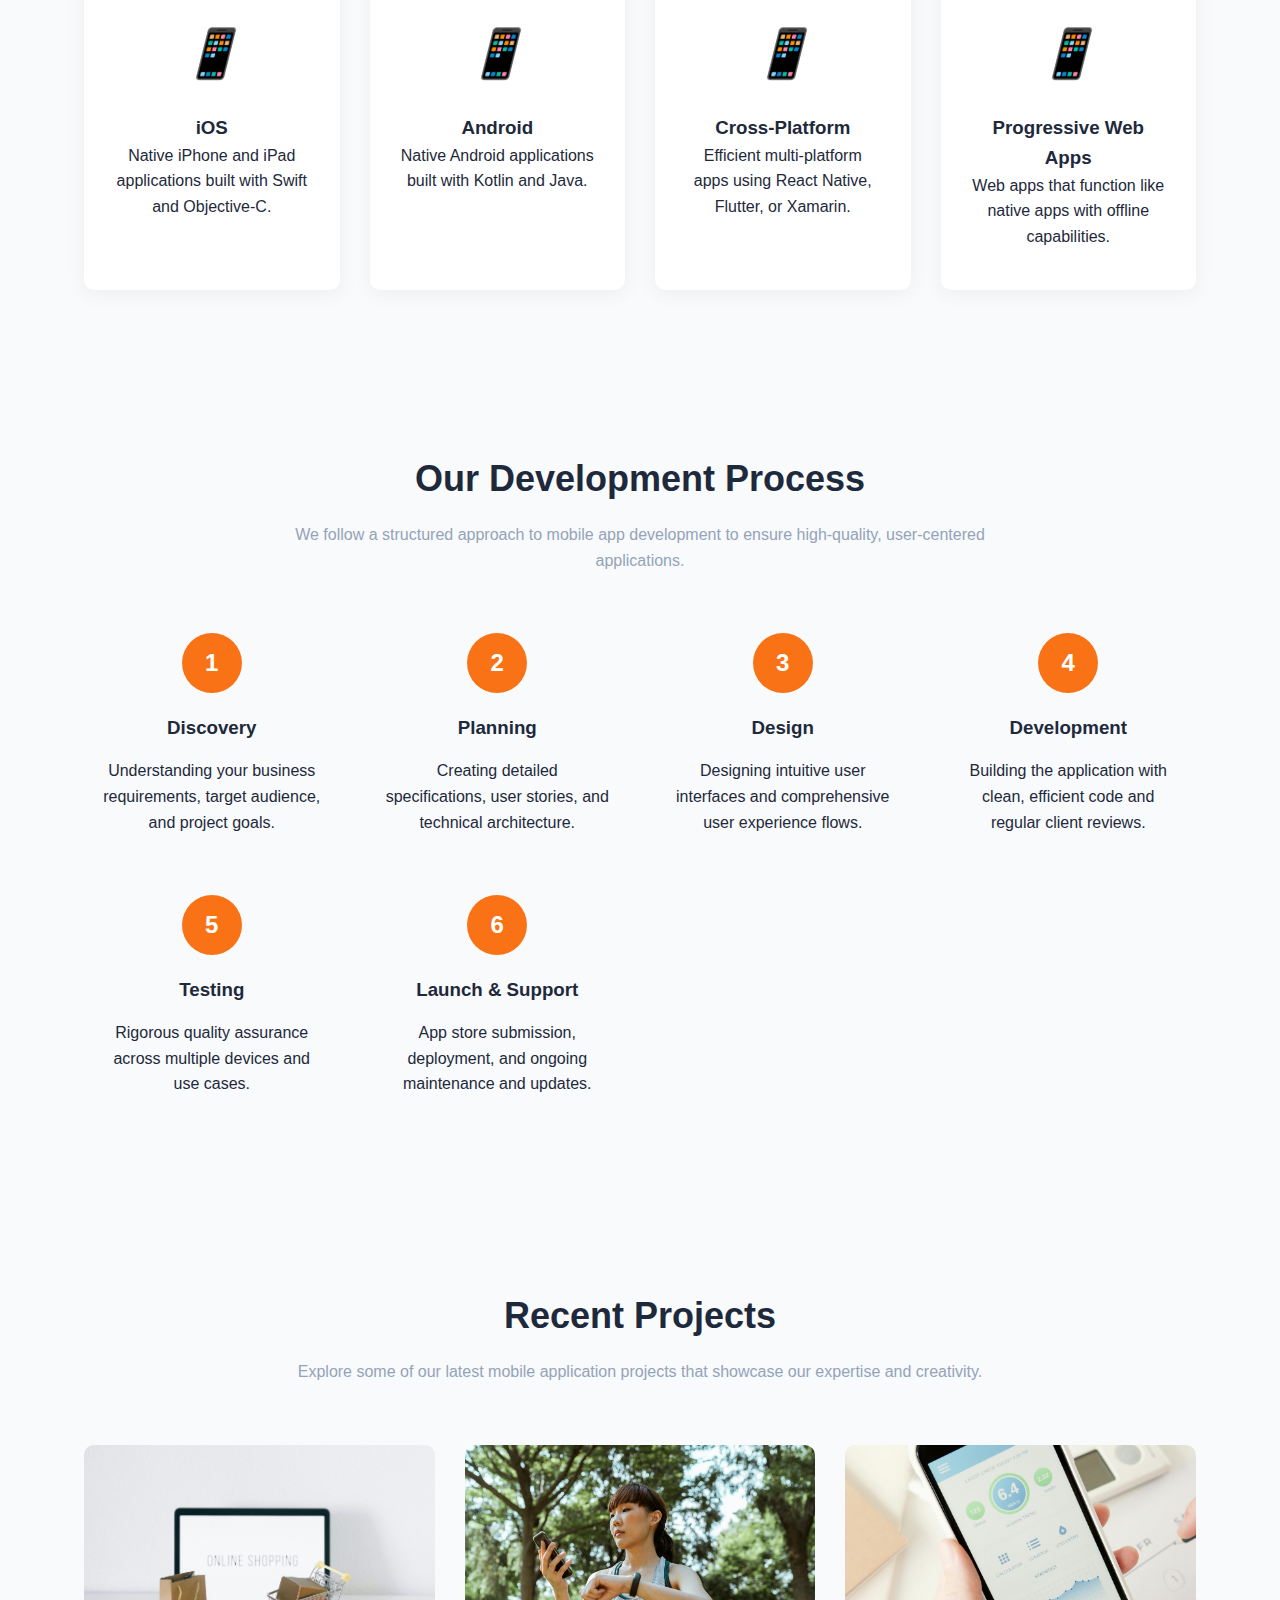
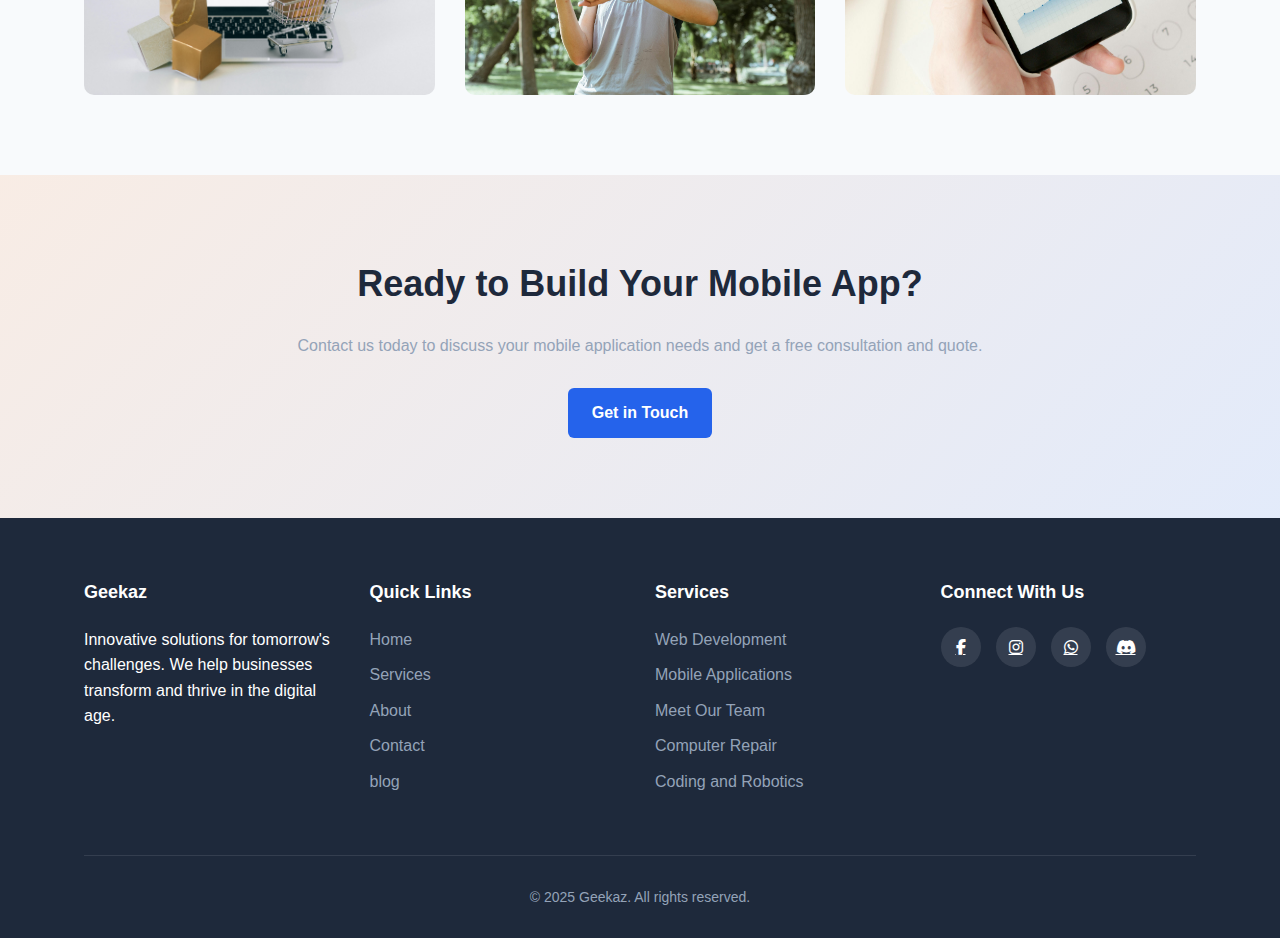
<file: mobile.html>
<!DOCTYPE html>
<html lang="en">
<head>
    <meta charset="UTF-8">
    <meta name="viewport" content="width=device-width, initial-scale=1.0">
    <title>Mobile Applications | Geekaz</title>
    <link rel="stylesheet" href="styles.css">
    <link rel="stylesheet" href="https://cdnjs.cloudflare.com/ajax/libs/font-awesome/6.3.0/css/all.min.css">
    
    </head>
<body>
    <!-- Header -->
    <header id="header">
        <div class="container">
            <nav>
                <a href="index.html" class="logo">Geekaz</a>
                <ul class="nav-links" id="navLinks">
                    <li><a href="index.html">Home</a></li>
                    <li><a href="index.html#services">Services</a></li>
                    <li><a href="index.html#about">About</a></li>
                    <li><a href="index.html#contact">Contact</a></li>
                    <li><a href="blog.html">blog</a></li>
                </ul>
                <button class="mobile-menu-btn" id="mobileMenuBtn">☰</button>
            </nav>
        </div>
    </header>

    <!-- Service Hero Section -->
    <section class="service-hero">
        <div class="container">
            <h1>Mobile Applications</h1>
            <p>Native and cross-platform mobile applications that deliver exceptional user experiences and drive business growth across all devices.</p>
            <div class="hero-btns">
                <a href="#contact" class="btn btn-primary">Get a Quote</a>
                <a href="#process" class="btn btn-secondary">Our Process</a>
            </div>
        </div>
    </section>

    <!-- Features Section -->
    <section class="features">
        <div class="container">
            <div class="section-header">
                <h2>What We Offer</h2>
                <p>Our mobile application development services are designed to create powerful, user-friendly apps that meet your business objectives.</p>
            </div>
            <div class="features-grid">
                <div class="feature-card">
                    <i>📱</i>
                    <h3>Custom App Development</h3>
                    <p>Tailor-made mobile applications designed specifically for your business needs and target audience.</p>
                </div>
                <div class="feature-card">
                    <i>⚡</i>
                    <h3>High Performance</h3>
                    <p>Fast, responsive apps optimized for performance, battery efficiency, and minimal data usage.</p>
                </div>
                <div class="feature-card">
                    <i>🎨</i>
                    <h3>Intuitive UI/UX Design</h3>
                    <p>User-centered design focusing on simplicity, accessibility, and engaging user experiences.</p>
                </div>
                <div class="feature-card">
                    <i>🔒</i>
                    <h3>Security Implementation</h3>
                    <p>Robust security measures to protect user data and ensure compliance with privacy regulations.</p>
                </div>
                <div class="feature-card">
                    <i>🔄</i>
                    <h3>Integration Capabilities</h3>
                    <p>Seamless integration with third-party services, APIs, and existing business systems.</p>
                </div>
                <div class="feature-card">
                    <i>📊</i>
                    <h3>Analytics & Reporting</h3>
                    <p>Built-in analytics to track user behavior and provide actionable insights for continuous improvement.</p>
                </div>
            </div>
        </div>
    </section>

    <!-- Platforms Section -->
    <section class="platforms">
        <div class="container">
            <div class="section-header">
                <h2>Platforms We Support</h2>
                <p>We develop mobile applications for all major platforms to ensure maximum reach and accessibility.</p>
            </div>
            <div class="platforms-grid">
                <div class="platform-card">
                    <i>📱</i>
                    <h3>iOS</h3>
                    <p>Native iPhone and iPad applications built with Swift and Objective-C.</p>
                </div>
                <div class="platform-card">
                    <i>📱</i>
                    <h3>Android</h3>
                    <p>Native Android applications built with Kotlin and Java.</p>
                </div>
                <div class="platform-card">
                    <i>📱</i>
                    <h3>Cross-Platform</h3>
                    <p>Efficient multi-platform apps using React Native, Flutter, or Xamarin.</p>
                </div>
                <div class="platform-card">
                    <i>📱</i>
                    <h3>Progressive Web Apps</h3>
                    <p>Web apps that function like native apps with offline capabilities.</p>
                </div>
            </div>
        </div>
    </section>

    <!-- Process Section -->
    <section class="process" id="process">
        <div class="container">
            <div class="section-header">
                <h2>Our Development Process</h2>
                <p>We follow a structured approach to mobile app development to ensure high-quality, user-centered applications.</p>
            </div>
            <div class="process-steps">
                <div class="process-step">
                    <div class="step-number">1</div>
                    <h3>Discovery</h3>
                    <p>Understanding your business requirements, target audience, and project goals.</p>
                </div>
                <div class="process-step">
                    <div class="step-number">2</div>
                    <h3>Planning</h3>
                    <p>Creating detailed specifications, user stories, and technical architecture.</p>
                </div>
                <div class="process-step">
                    <div class="step-number">3</div>
                    <h3>Design</h3>
                    <p>Designing intuitive user interfaces and comprehensive user experience flows.</p>
                </div>
                <div class="process-step">
                    <div class="step-number">4</div>
                    <h3>Development</h3>
                    <p>Building the application with clean, efficient code and regular client reviews.</p>
                </div>
                <div class="process-step">
                    <div class="step-number">5</div>
                    <h3>Testing</h3>
                    <p>Rigorous quality assurance across multiple devices and use cases.</p>
                </div>
                <div class="process-step">
                    <div class="step-number">6</div>
                    <h3>Launch & Support</h3>
                    <p>App store submission, deployment, and ongoing maintenance and updates.</p>
                </div>
            </div>
        </div>
    </section>

    <!-- Recent Work Section -->
    <section class="recent-work">
        <div class="container">
            <div class="section-header">
                <h2>Recent Projects</h2>
                <p>Explore some of our latest mobile application projects that showcase our expertise and creativity.</p>
            </div>
            <div class="work-grid">
                <div class="work-card">
                    <img src="images/eco.jpg" alt="E-commerce App">
                    <div class="work-overlay">
                        <h3>E-commerce App</h3>
                        <p>A feature-rich shopping application with AR product visualization.</p>
                    </div>
                </div>
                <div class="work-card">
                    <img src="images/fitness.jpg" alt="Fitness Tracker">
                    <div class="work-overlay">
                        <h3>Fitness Tracker</h3>
                        <p>Health and fitness app with wearable device integration.</p>
                    </div>
                </div>
                <div class="work-card">
                    <img src="images/manage.jpg" alt="Business Management App">
                    <div class="work-overlay">
                        <h3>Business Management</h3>
                        <p>Comprehensive business management app with real-time analytics.</p>
                    </div>
                </div>
            </div>
        </div>
    </section>

    <!-- CTA Section -->
    <section class="cta" id="contact">
        <div class="container">
            <h2>Ready to Build Your Mobile App?</h2>
            <p>Contact us today to discuss your mobile application needs and get a free consultation and quote.</p>
            <a href="index.html#contact" class="btn btn-primary">Get in Touch</a>
        </div>
    </section>

    <!-- Footer -->
    <footer>
        <div class="container">
            <div class="footer-grid">
                <div class="footer-col">
                    <h4>Geekaz</h4>
                    <p>Innovative solutions for tomorrow's challenges. We help businesses transform and thrive in the digital age.</p>
                </div>
                <div class="footer-col">
                    <h4>Quick Links</h4>
                    <ul class="footer-links">
                        <li><a href="index.html">Home</a></li>
                        <li><a href="index.html#services">Services</a></li>
                        <li><a href="index.html#about">About</a></li>
                        <li><a href="index.html#contact">Contact</a></li>
                        <li><a href="blog.html">blog</a></li>
                    </ul>
                </div>
                <div class="footer-col">
                    <h4>Services</h4>
                    <ul class="footer-links">
                        <li><a href="web.html">Web Development</a></li>
                        <li><a href="mobile.html">Mobile Applications</a></li>
                        <li><a href="Geekaz-Team.html">Meet Our Team</a></li>
                        <li><a href="Computer-Repair.html">Computer Repair</a></li>
                        <li><a href="Coding.html">Coding and Robotics</a></li>
                    </ul>
                </div>
                <div class="footer-col">
                    <h4>Connect With Us</h4>
                    <div class="social-links">
                        <a href="#"><i class="fab fa-facebook-f"></i></a>
                        <a href="#"><i class="fab fa-instagram"></i></a>
                        <a href="#"><i class="fab fa-whatsapp"></i></a>
                        <a href="#"><i class="fab fa-discord"></i></a>
                    </div>
                </div>
            </div>
            <div class="copyright">
                <p>&copy; 2025 Geekaz. All rights reserved.</p>
            </div>
        </div>
    </footer>

    <script src="script.js"></script>
</body>
</html>
</file>
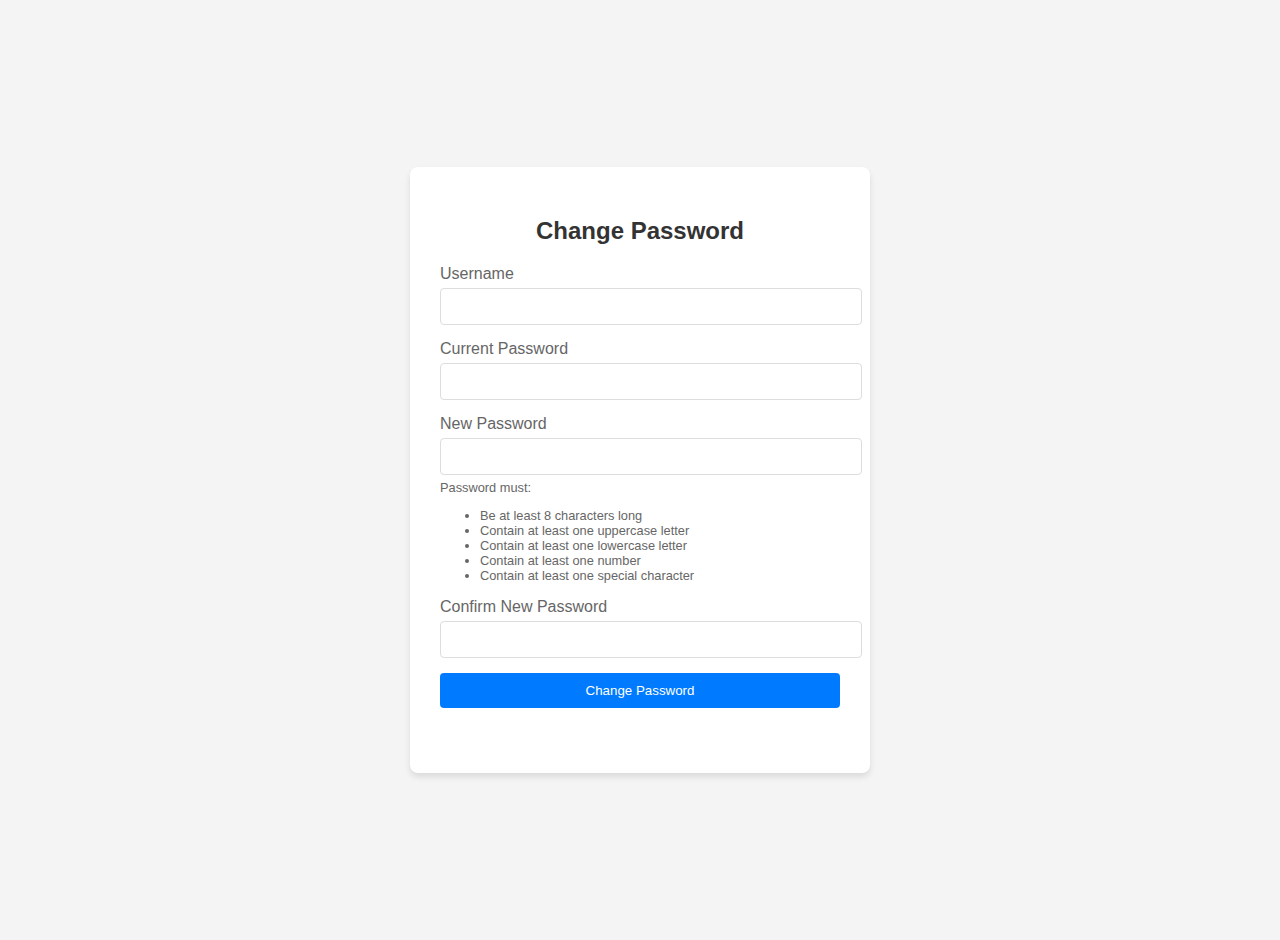
<file: passwordchange.html>
<!DOCTYPE html>
<html lang="en">
<head>
    <meta charset="UTF-8">
    <meta name="viewport" content="width=device-width, initial-scale=1.0">
    <title>Change Password | Geekaz Blog</title>
    <style>
      body {
            font-family: Arial, sans-serif;
            background-color: #f4f4f4;
            display: flex;
            justify-content: center;
            align-items: center;
            height: 100vh;
            margin: 0;
            padding: 20px;
        }
        .change-password-container {
            background-color: white;
            padding: 30px;
            border-radius: 8px;
            box-shadow: 0 4px 6px rgba(0, 0, 0, 0.1);
            width: 100%;
            max-width: 400px;
        }
        h2 {
            text-align: center;
            color: #333;
            margin-bottom: 20px;
        }
        .form-group {
            margin-bottom: 15px;
        }
        .form-group label {
            display: block;
            margin-bottom: 5px;
            color: #666;
        }
        .form-group input {
            width: 100%;
            padding: 10px;
            border: 1px solid #ddd;
            border-radius: 4px;
        }
        .btn {
            width: 100%;
            padding: 10px;
            background-color: #007bff;
            color: white;
            border: none;
            border-radius: 4px;
            cursor: pointer;
            transition: background-color 0.3s ease;
        }
        .btn:hover {
            background-color: #0056b3;
        }
        .message {
            text-align: center;
            margin-top: 15px;
            padding: 10px;
            border-radius: 4px;
        }
        .success-message {
            background-color: #d4edda;
            color: #155724;
        }
        .error-message {
            background-color: #f8d7da;
            color: #721c24;
        }
        .password-requirements {
            font-size: 0.8em;
            color: #666;
            margin-top: 5px;
        }
    </style>
</head>
<body>
    <div class="change-password-container">
        <h2>Change Password</h2>
        <form id="changePasswordForm">
            <div class="form-group">
                <label for="currentUsername">Username</label>
                <input type="text" id="currentUsername" name="currentUsername" required>
            </div>
            <div class="form-group">
                <label for="currentPassword">Current Password</label>
                <input type="password" id="currentPassword" name="currentPassword" required>
            </div>
            <div class="form-group">
                <label for="newPassword">New Password</label>
                <input type="password" id="newPassword" name="newPassword" required>
                <div class="password-requirements">
                    Password must:
                    <ul>
                        <li>Be at least 8 characters long</li>
                        <li>Contain at least one uppercase letter</li>
                        <li>Contain at least one lowercase letter</li>
                        <li>Contain at least one number</li>
                        <li>Contain at least one special character</li>
                    </ul>
                </div>
            </div>
            <div class="form-group">
                <label for="confirmNewPassword">Confirm New Password</label>
                <input type="password" id="confirmNewPassword" name="confirmNewPassword" required>
            </div>
            <button type="submit" class="btn">Change Password</button>
        </form>
        <div id="message" class="message"></div>
    </div>

    <script>
        // Users database (would typically be server-side)
        const users = [
            { 
                username: 'duncan', 
                passwordHash: '9c1185a5c5e9fc54612808977ee8f548b2258d31002c44a0ccdfe9057c4d7c3d', 
                role: 'admin' 
            },
            { 
                username: 'ndivho', 
                passwordHash: 'a8b64babd0aca91c8a1a6f8d850fe34765f9dcb12a54436600c4f3f44bca50f5', 
                role: 'editor' 
            },
            { 
                username: 'dakalo', 
                passwordHash: '52270eefd8b1bbfb22c06f39d5a7f67d53efb171d25347e50c5b50a50dbe4a47', 
                role: 'content-manager' 
            },
            { 
                username: 'khuthie', 
                passwordHash: '9f86d081884c7d659a2feaa0c55ad015a3bf4f1b2b0b822cd15d6c15b0f00a08', 
                role: 'designer' 
            },
            { 
                username: 'elias', 
                passwordHash: '03ac674216f3e15c761ee1a5e255f067953623c8b388b4459e13f978d7c846f4', 
                role: 'developer' 
            }
        ];

        // (Rest of the script remains the same as in the previous version)
        // Async function to hash password using SHA-256
        async function hashPassword(password) {
            const encoder = new TextEncoder();
            const data = encoder.encode(password);
            const hashBuffer = await crypto.subtle.digest('SHA-256', data);
            const hashArray = Array.from(new Uint8Array(hashBuffer));
            return hashArray.map(b => b.toString(16).padStart(2, '0')).join('');
        }

        // Password validation function
        function validatePassword(password) {
            // Check length
            if (password.length < 8) return false;
            
            // Check for at least one uppercase letter
            if (!/[A-Z]/.test(password)) return false;
            
            // Check for at least one lowercase letter
            if (!/[a-z]/.test(password)) return false;
            
            // Check for at least one number
            if (!/[0-9]/.test(password)) return false;
            
            // Check for at least one special character
            if (!/[!@#$%^&*()_+\-=\[\]{};':"\\|,.<>\/?]/.test(password)) return false;
            
            return true;
        }

        // Event listener for password change form
        document.getElementById('changePasswordForm').addEventListener('submit', async function(e) {
            e.preventDefault();
            
            const currentUsername = document.getElementById('currentUsername').value;
            const currentPassword = document.getElementById('currentPassword').value;
            const newPassword = document.getElementById('newPassword').value;
            const confirmNewPassword = document.getElementById('confirmNewPassword').value;
            const messageElement = document.getElementById('message');

            // Reset message
            messageElement.textContent = '';
            messageElement.className = 'message';

            // Validate new passwords match
            if (newPassword !== confirmNewPassword) {
                messageElement.textContent = 'New passwords do not match';
                messageElement.classList.add('error-message');
                return;
            }

            // Validate new password strength
            if (!validatePassword(newPassword)) {
                messageElement.textContent = 'New password does not meet requirements';
                messageElement.classList.add('error-message');
                return;
            }

            // Hash current password for verification
            const currentPasswordHash = await hashPassword(currentPassword);

            // Find user
            const user = users.find(u => 
                u.username.toLowerCase() === currentUsername.toLowerCase() && 
                u.passwordHash === currentPasswordHash
            );

            if (!user) {
                messageElement.textContent = 'Invalid username or current password';
                messageElement.classList.add('error-message');
                return;
            }

            // Hash new password
            const newPasswordHash = await hashPassword(newPassword);

            // In a real application, this would be a server-side operation
            // Here we're simulating updating the password
            user.passwordHash = newPasswordHash;

            // Show success message
            messageElement.textContent = 'Password changed successfully!';
            messageElement.classList.add('success-message');

            // Clear form
            document.getElementById('currentUsername').value = '';
            document.getElementById('currentPassword').value = '';
            document.getElementById('newPassword').value = '';
            document.getElementById('confirmNewPassword').value = '';
        });
    </script>
</body>
</html>
</file>
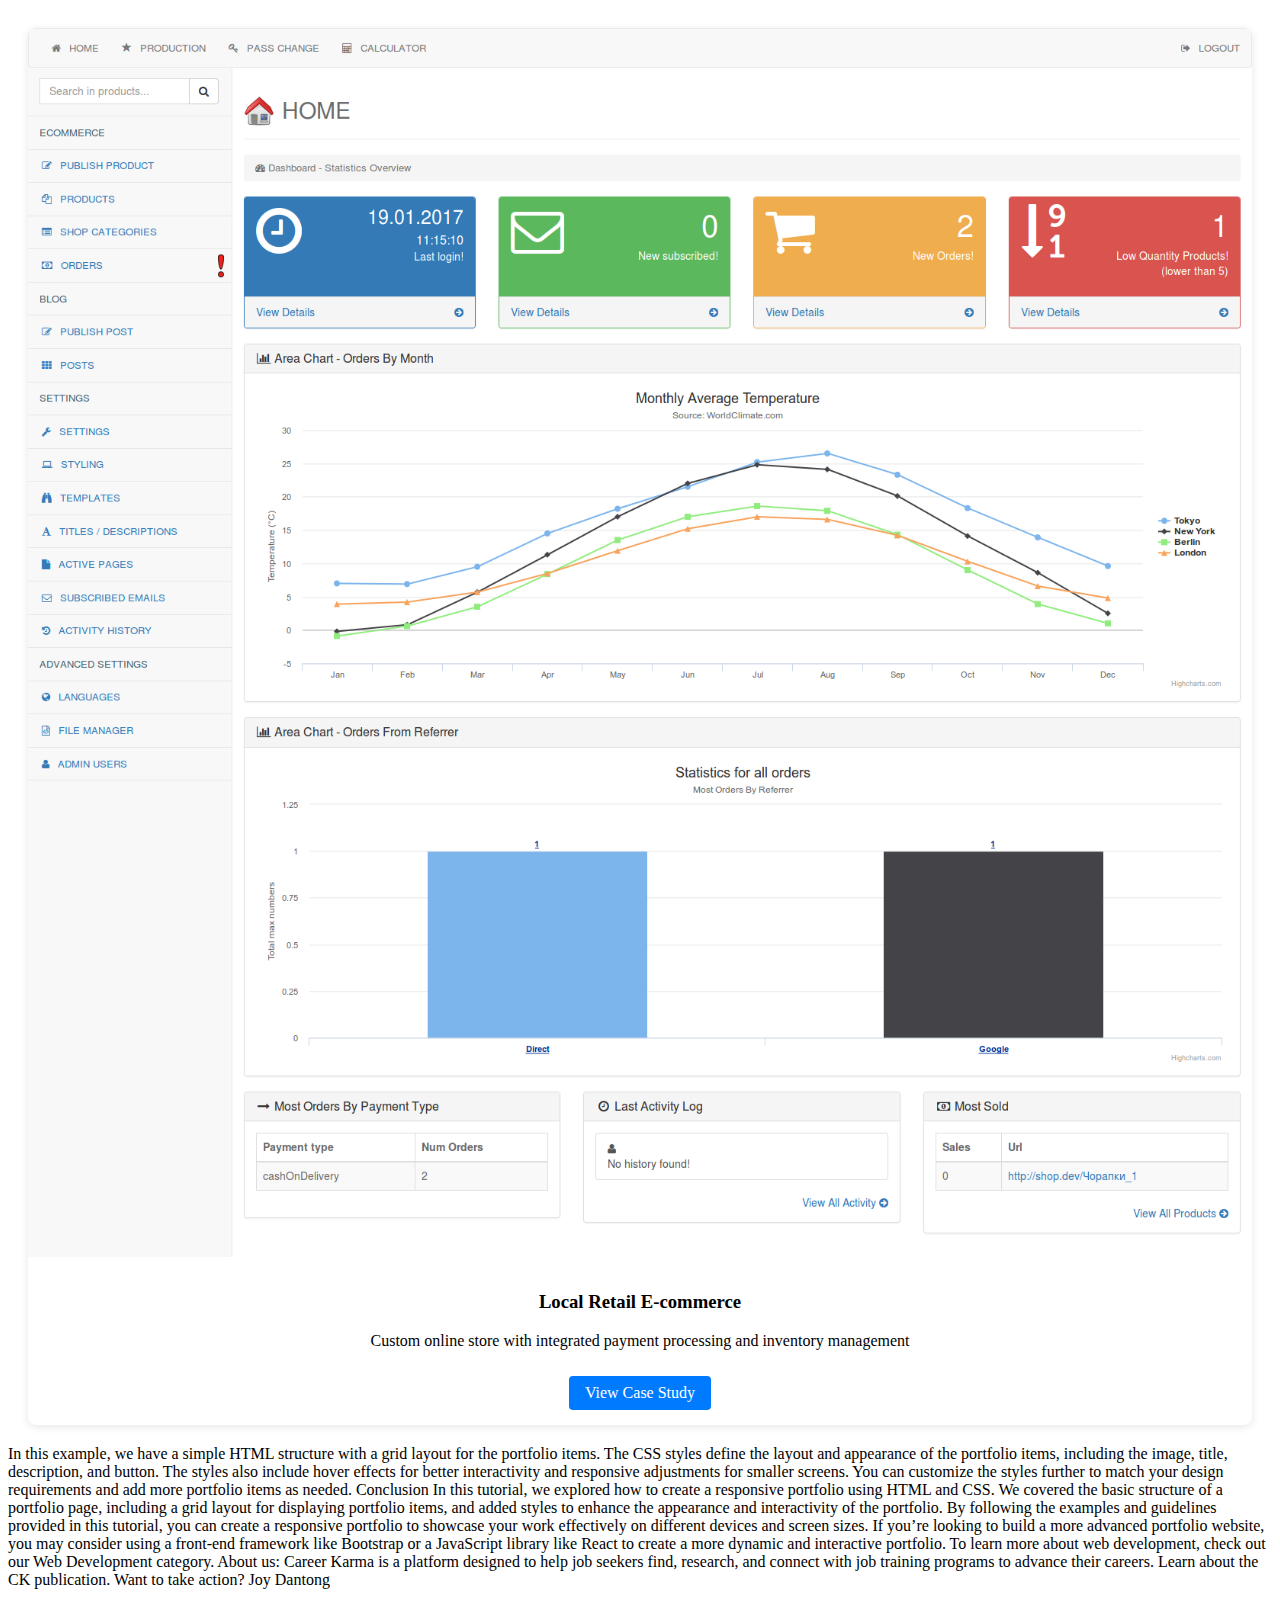
<file: test.html>
<!DOCTYPE html>
<html lang="en">
<head>
  <meta charset="UTF-8">
  <!-- Ensure proper scaling on mobile devices -->
  <meta name="viewport" content="width=device-width, initial-scale=1.0">
  <title>Responsive Portfolio</title>
  <style>
    /* Portfolio Grid: Using CSS Grid for responsive layout */
    .portfolio-grid {
      display: grid;
      grid-template-columns: repeat(auto-fit, minmax(300px, 1fr));
      gap: 20px;
      padding: 20px;
    }

    /* Portfolio Item Styles */
    .portfolio-item {
      background-color: #fff;
      border-radius: 8px;
      overflow: hidden;
      box-shadow: 0 2px 8px rgba(0,0,0,0.1);
      transition: transform 0.3s ease;
    }

    /* Image takes full width and adjusts height */
    .portfolio-item img {
      width: 100%;
      height: auto;
      display: block;
    }

    /* Portfolio Info Styling */
    .portfolio-info {
      padding: 15px;
      text-align: center;
      transition: background-color 0.3s ease;
    }

    /* Hover effects for better interactivity */
    .portfolio-item:hover {
      transform: scale(1.02);
    }

    /* Button Styling */
    .btn {
      background-color: #007BFF;
      color: #fff;
      padding: 8px 16px;
      border: none;
      border-radius: 4px;
      cursor: pointer;
      text-decoration: none;
      display: inline-block;
      margin-top: 10px;
    }

    /* Responsive adjustments for smaller screens */
    @media (max-width: 768px) {
      .portfolio-info {
        padding: 10px;
      }
    }
  </style>
</head>
<body>
  <div class="portfolio-grid">
    <div class="portfolio-item">
      <img src="images/admin_panel4.png" alt="E-commerce Website Project">
      <div class="portfolio-info">
        <h3>Local Retail E-commerce</h3>
        <p>Custom online store with integrated payment processing and inventory management</p>
        <a href="#" class="btn btn-sm">View Case Study</a>
      </div>
    </div>
    <!-- Additional portfolio items can be added here -->
  </div>
</body>
</html>
<!-- End of test.html --> 
 In this example, we have a simple HTML structure with a grid layout for the portfolio items. The CSS styles define the layout and appearance of the portfolio items, including the image, title, description, and button. The styles also include hover effects for better interactivity and responsive adjustments for smaller screens. 
 You can customize the styles further to match your design requirements and add more portfolio items as needed. 
 Conclusion 
 In this tutorial, we explored how to create a responsive portfolio using HTML and CSS. We covered the basic structure of a portfolio page, including a grid layout for displaying portfolio items, and added styles to enhance the appearance and interactivity of the portfolio. 
 By following the examples and guidelines provided in this tutorial, you can create a responsive portfolio to showcase your work effectively on different devices and screen sizes. 
 If you’re looking to build a more advanced portfolio website, you may consider using a front-end framework like Bootstrap or a JavaScript library like React to create a more dynamic and interactive portfolio. 
 To learn more about web development, check out our  Web Development category. 
 About us: Career Karma is a platform designed to help job seekers find, research, and connect with job training programs to advance their careers.  Learn about the CK publication. 
 Want to take action? 
 Joy Dantong
</file>
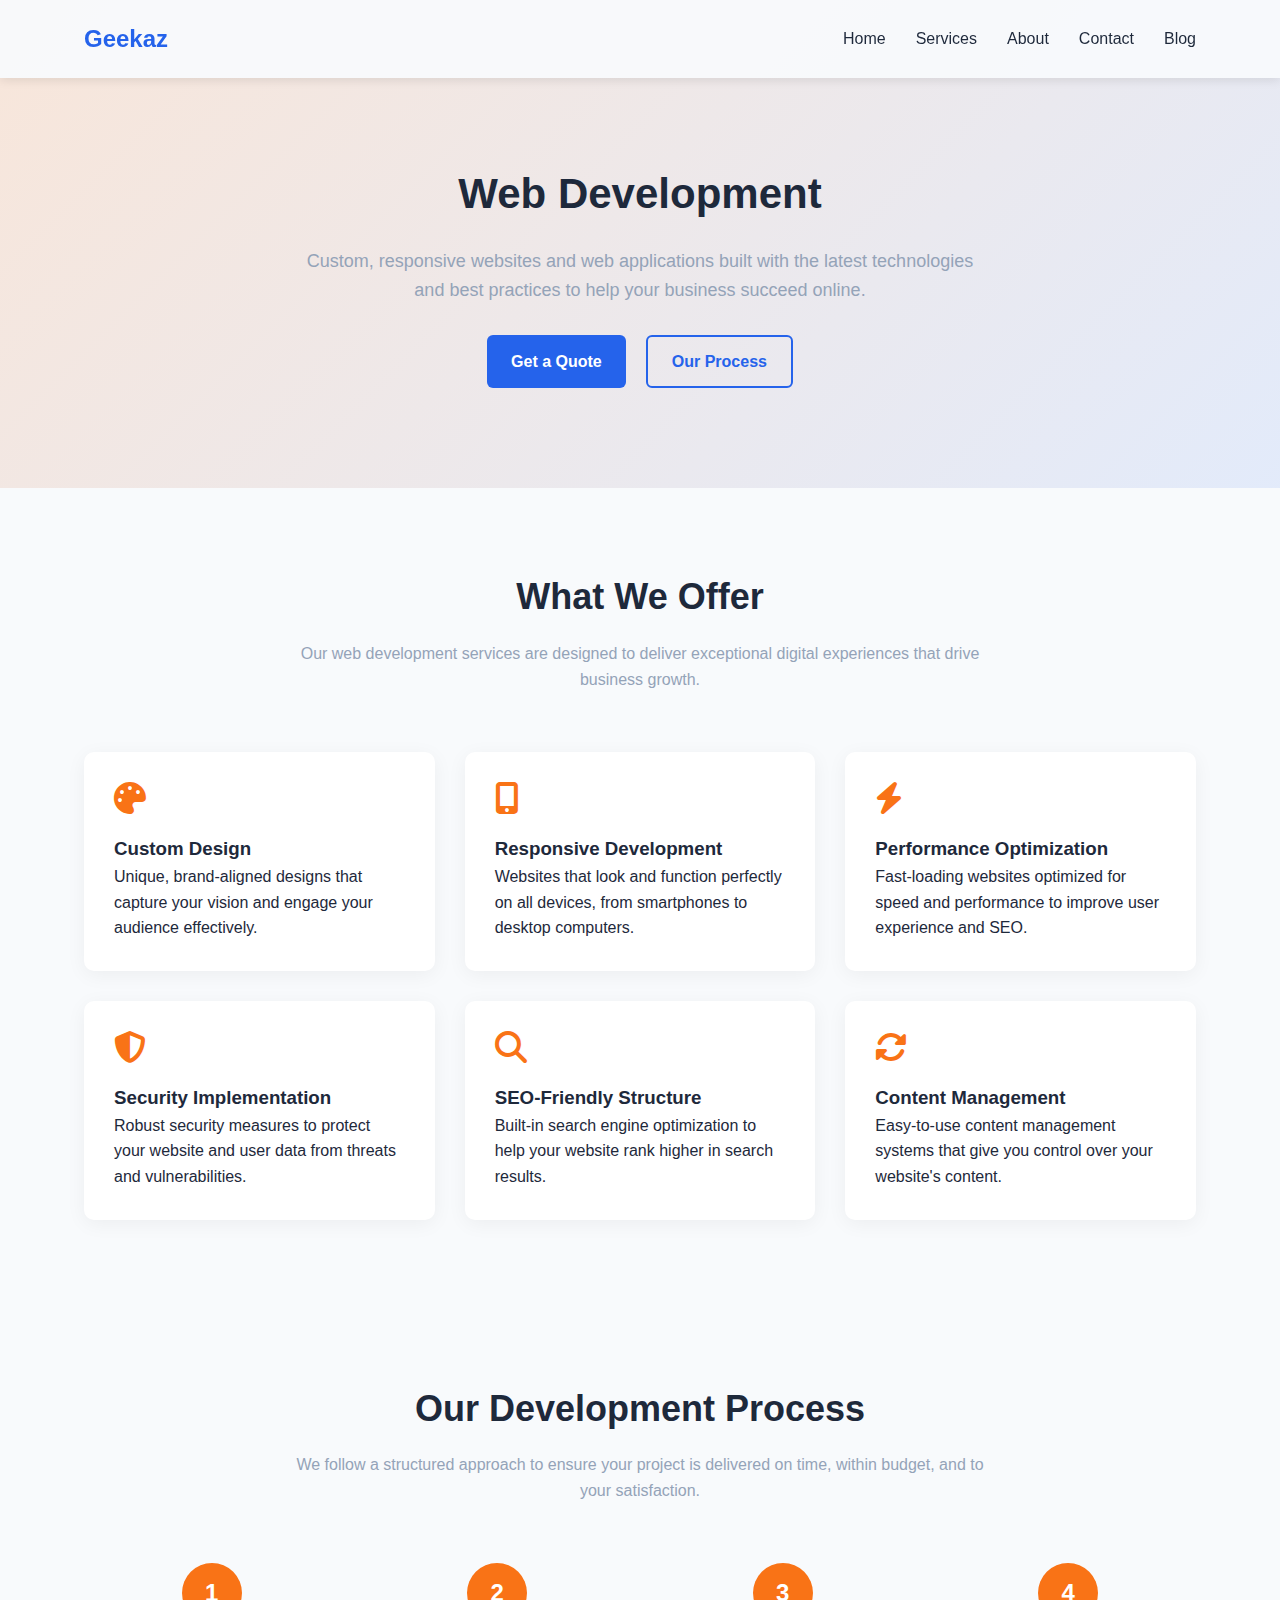
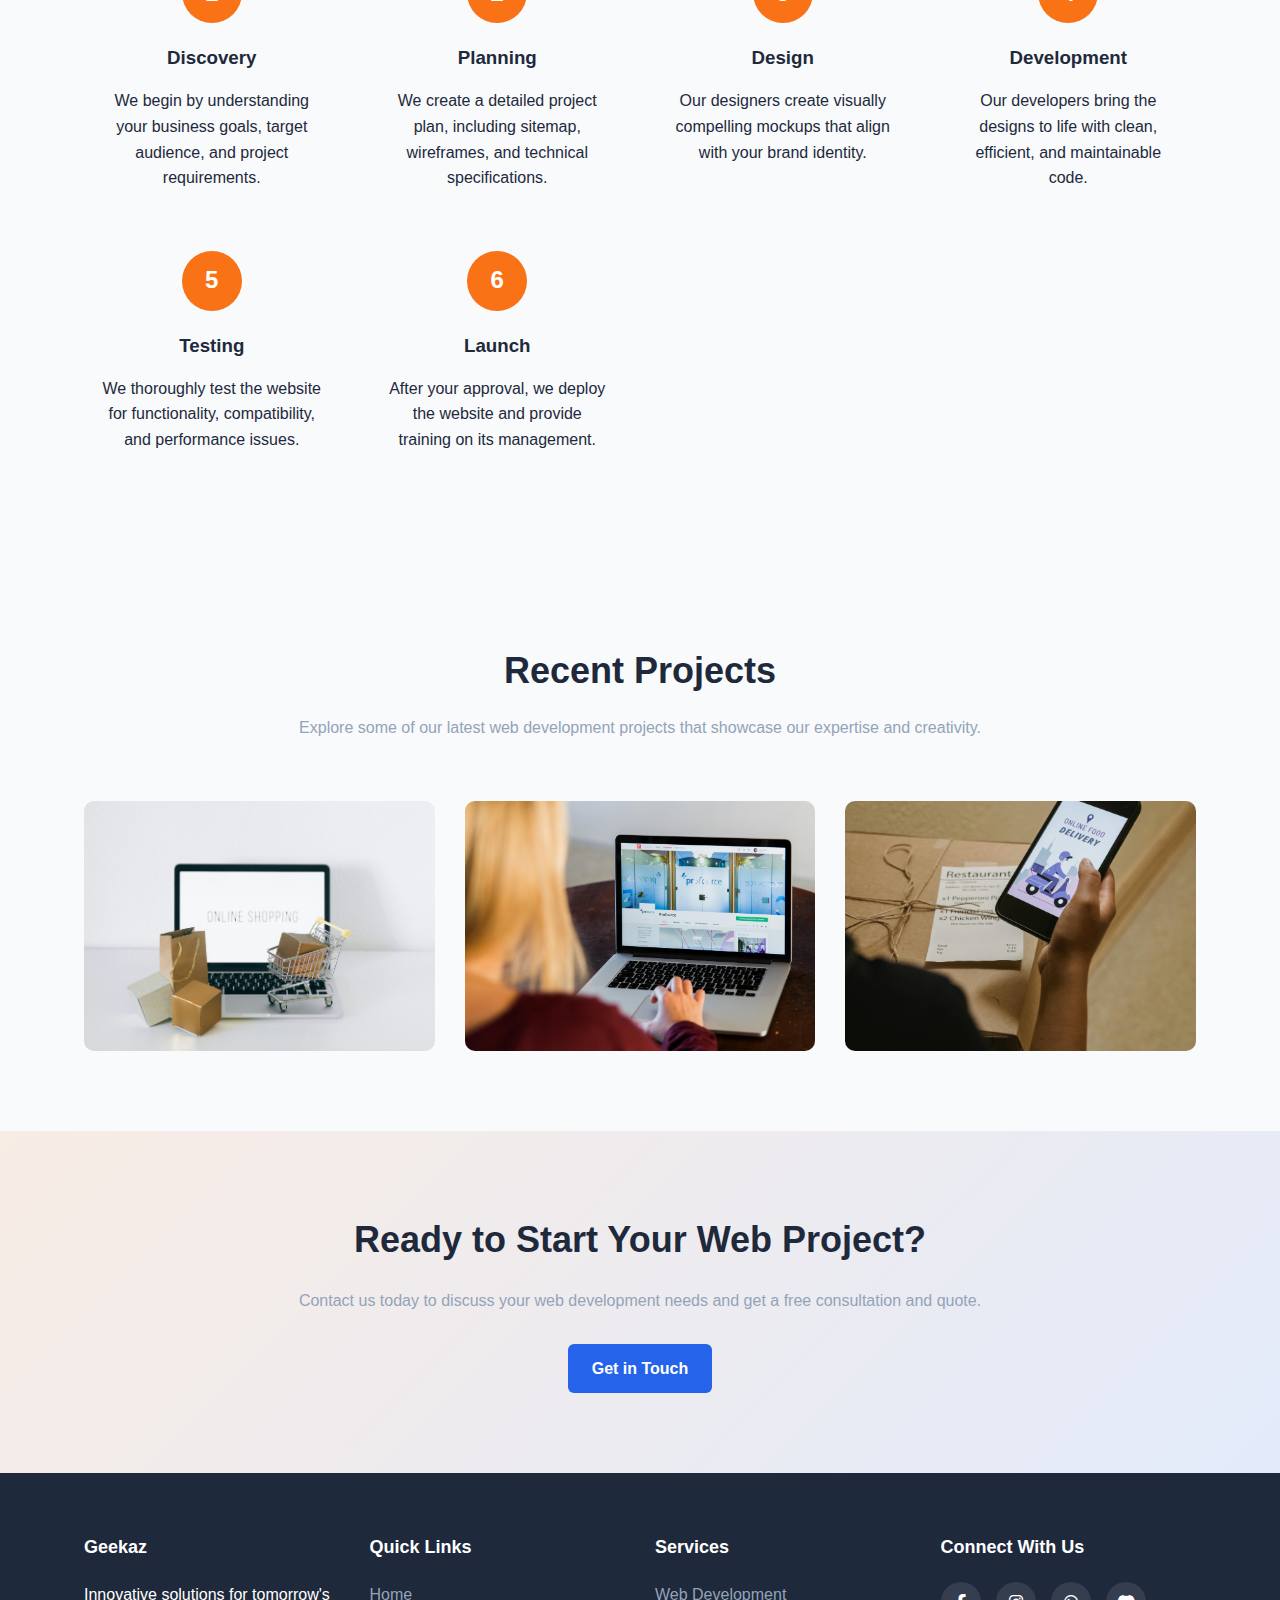
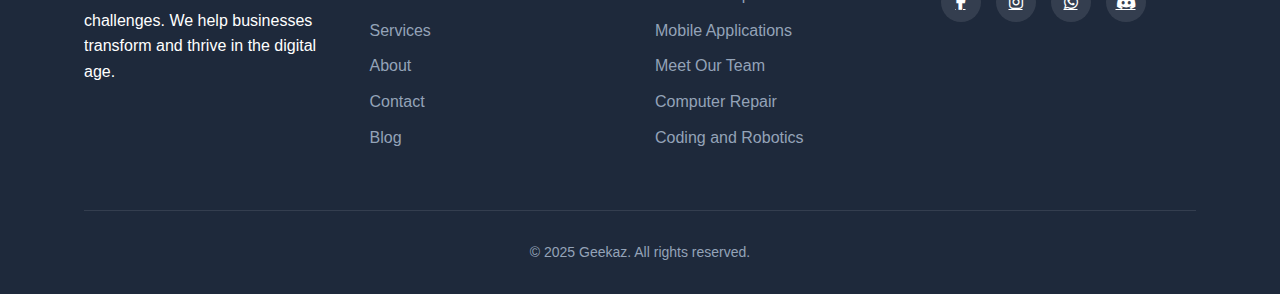
<file: web.html>
<!DOCTYPE html>
<html lang="en">
<head>
    <meta charset="UTF-8">
    <meta name="viewport" content="width=device-width, initial-scale=1.0">
    <title>Web Development | Geekaz</title>
    <link rel="stylesheet" href="styles.css">
    <link rel="stylesheet" href="https://cdnjs.cloudflare.com/ajax/libs/font-awesome/6.3.0/css/all.min.css">
</head>
<body>
    <!-- Header -->
    <header id="header">
        <div class="container">
            <nav>
                <a href="index.html" class="logo">Geekaz</a>
                <ul class="nav-links" id="navLinks">
                    <li><a href="index.html">Home</a></li>
                    <li><a href="index.html#services">Services</a></li>
                    <li><a href="index.html#about">About</a></li>
                    <li><a href="index.html#contact">Contact</a></li>
                    <li><a href="blog.html">Blog</a></li>
                </ul>
                <button class="mobile-menu-btn" id="mobileMenuBtn">☰</button>
            </nav>
        </div>
    </header>

    <!-- Service Hero Section -->
    <section class="service-hero">
        <div class="container">
            <h1>Web Development</h1>
            <p>Custom, responsive websites and web applications built with the latest technologies and best practices to help your business succeed online.</p>
            <div class="hero-btns">
                <a href="#contact" class="btn btn-primary">Get a Quote</a>
                <a href="#process" class="btn btn-secondary">Our Process</a>
            </div>
        </div>
    </section>

    <!-- Features Section -->
    <section class="features">
        <div class="container">
            <div class="section-header">
                <h2>What We Offer</h2>
                <p>Our web development services are designed to deliver exceptional digital experiences that drive business growth.</p>
            </div>
            <div class="features-grid">
                <div class="feature-card">
                    <i class="fas fa-palette"></i>
                    <h3>Custom Design</h3>
                    <p>Unique, brand-aligned designs that capture your vision and engage your audience effectively.</p>
                </div>
                <div class="feature-card">
                    <i class="fas fa-mobile-alt"></i>
                    <h3>Responsive Development</h3>
                    <p>Websites that look and function perfectly on all devices, from smartphones to desktop computers.</p>
                </div>
                <div class="feature-card">
                    <i class="fas fa-bolt"></i>
                    <h3>Performance Optimization</h3>
                    <p>Fast-loading websites optimized for speed and performance to improve user experience and SEO.</p>
                </div>
                <div class="feature-card">
                    <i class="fas fa-shield-alt"></i>
                    <h3>Security Implementation</h3>
                    <p>Robust security measures to protect your website and user data from threats and vulnerabilities.</p>
                </div>
                <div class="feature-card">
                    <i class="fas fa-search"></i>
                    <h3>SEO-Friendly Structure</h3>
                    <p>Built-in search engine optimization to help your website rank higher in search results.</p>
                </div>
                <div class="feature-card">
                    <i class="fas fa-sync-alt"></i>
                    <h3>Content Management</h3>
                    <p>Easy-to-use content management systems that give you control over your website's content.</p>
                </div>
            </div>
        </div>
    </section>

    <!-- Process Section -->
    <section class="process" id="process">
        <div class="container">
            <div class="section-header">
                <h2>Our Development Process</h2>
                <p>We follow a structured approach to ensure your project is delivered on time, within budget, and to your satisfaction.</p>
            </div>
            <div class="process-steps">
                <div class="process-step">
                    <div class="step-number">1</div>
                    <h3>Discovery</h3>
                    <p>We begin by understanding your business goals, target audience, and project requirements.</p>
                </div>
                <div class="process-step">
                    <div class="step-number">2</div>
                    <h3>Planning</h3>
                    <p>We create a detailed project plan, including sitemap, wireframes, and technical specifications.</p>
                </div>
                <div class="process-step">
                    <div class="step-number">3</div>
                    <h3>Design</h3>
                    <p>Our designers create visually compelling mockups that align with your brand identity.</p>
                </div>
                <div class="process-step">
                    <div class="step-number">4</div>
                    <h3>Development</h3>
                    <p>Our developers bring the designs to life with clean, efficient, and maintainable code.</p>
                </div>
                <div class="process-step">
                    <div class="step-number">5</div>
                    <h3>Testing</h3>
                    <p>We thoroughly test the website for functionality, compatibility, and performance issues.</p>
                </div>
                <div class="process-step">
                    <div class="step-number">6</div>
                    <h3>Launch</h3>
                    <p>After your approval, we deploy the website and provide training on its management.</p>
                </div>
            </div>
        </div>
    </section>

    <!-- Recent Work Section -->
    <section class="recent-work">
        <div class="container">
            <div class="section-header">
                <h2>Recent Projects</h2>
                <p>Explore some of our latest web development projects that showcase our expertise and creativity.</p>
            </div>
            <div class="work-grid">
                <div class="work-card">
                    <img src="images/eco.jpg" alt="E-commerce Website">
                    <div class="work-overlay">
                        <h3>E-commerce Platform</h3>
                        <p>A fully responsive online store with seamless checkout experience.</p>
                    </div>
                </div>
                <div class="work-card">
                    <img src="images/copo.jpg" alt="Corporate Website">
                    <div class="work-overlay">
                        <h3>Corporate Website</h3>
                        <p>Modern, professional website for a multinational company.</p>
                    </div>
                </div>
                <div class="work-card">
                    <img src="images/web.jpg" alt="Web Application">
                    <div class="work-overlay">
                        <h3>SaaS Application</h3>
                        <p>Custom web application with user authentication and data visualization.</p>
                    </div>
                </div>
            </div>
        </div>
    </section>

    <!-- CTA Section -->
    <section class="cta" id="contact">
        <div class="container">
            <h2>Ready to Start Your Web Project?</h2>
            <p>Contact us today to discuss your web development needs and get a free consultation and quote.</p>
            <a href="#" class="btn btn-primary" id="contactBtn">Get in Touch</a>
        </div>
    </section>

    <!-- Contact Modal -->
    <div id="contactModal" class="modal">
        <div class="modal-content">
            <span class="close-modal">&times;</span>
            <h2>Contact Us</h2>
            <p>Fill out the form below and we'll get back to you as soon as possible.</p>
            <form id="popupContactForm">
                <div class="form-row">
                    <div class="form-group">
                        <label for="firstName">First Name*</label>
                        <input type="text" id="firstName" name="firstName" class="form-control" required>
                    </div>
                    <div class="form-group">
                        <label for="lastName">Last Name*</label>
                        <input type="text" id="lastName" name="lastName" class="form-control" required>
                    </div>
                </div>
                <div class="form-row">
                    <div class="form-group">
                        <label for="phone">Contact Number*</label>
                        <input type="tel" id="phone" name="phone" class="form-control" required>
                    </div>
                    <div class="form-group">
                        <label for="company">Company Name</label>
                        <input type="text" id="company" name="company" class="form-control">
                    </div>
                </div>
                <div class="form-group">
                    <label for="popupEmail">Email Address*</label>
                    <input type="email" id="popupEmail" name="email" class="form-control" required>
                </div>
                <div class="form-group">
                    <label for="popupMessage">Message</label>
                    <textarea id="popupMessage" name="message" class="form-control" rows="4"></textarea>
                </div>
                <button type="submit" class="btn btn-primary btn-block">Send Message</button>
            </form>
        </div>
    </div>

    <!-- Footer -->
    <footer>
        <div class="container">
            <div class="footer-grid">
                <div class="footer-col">
                    <h4>Geekaz</h4>
                    <p>Innovative solutions for tomorrow's challenges. We help businesses transform and thrive in the digital age.</p>
                </div>
                <div class="footer-col">
                    <h4>Quick Links</h4>
                    <ul class="footer-links">
                        <li><a href="index.html">Home</a></li>
                        <li><a href="index.html#services">Services</a></li>
                        <li><a href="index.html#about">About</a></li>
                        <li><a href="index.html#contact">Contact</a></li>
                        <li><a href="blog.html">Blog</a></li>
                    </ul>
                </div>
                <div class="footer-col">
                    <h4>Services</h4>
                    <ul class="footer-links">
                        <li><a href="web.html">Web Development</a></li>
                        <li><a href="mobile.html">Mobile Applications</a></li>
                        <li><a href="Geekaz-Team.html">Meet Our Team</a></li>
                        <li><a href="Computer-Repair.html">Computer Repair</a></li>
                        <li><a href="Coding.html">Coding and Robotics</a></li>
                    </ul>
                </div>
                <div class="footer-col">
                    <h4>Connect With Us</h4>
                    <div class="social-links">
                        <a href="#"><i class="fab fa-facebook-f"></i></a>
                        <a href="#"><i class="fab fa-instagram"></i></a>
                        <a href="#"><i class="fab fa-whatsapp"></i></a>
                        <a href="#"><i class="fab fa-discord"></i></a>
                    </div>
                </div>
            </div>
            <div class="copyright">
                <p>&copy; 2025 Geekaz. All rights reserved.</p>
            </div>
        </div>
    </footer>

    <script src="script.js"></script>
</body>
</html>
</file>
<file: styles.css>
/* Global Styles */
        :root {
            --primary: #2563eb;
            --primary-dark: #1d4ed8;
            --secondary: #f97316;
            --dark: #1e293b;
            --light: #f8fafc;
            --gray: #94a3b8;
        }* {
        margin: 0;
        padding: 0;
        box-sizing: border-box;
        font-family: 'Segoe UI', Tahoma, Geneva, Verdana, sans-serif;
    }
    
    body {
        background-color: var(--light);
        color: var(--dark);
        line-height: 1.6;
    }
    
    .container {
        width: 90%;
        max-width: 1200px;
        margin: 0 auto;
        padding: 0 20px;
    }
    
    /* Button Styles */
    .btn {
        display: inline-block;
        padding: 12px 24px;
        border-radius: 6px;
        text-decoration: none;
        font-weight: 600;
        transition: all 0.3s ease;
        cursor: pointer;
        font-size: 16px;
    }
    
    .btn-primary {
        background-color: var(--primary);
        color: white;
    }
    
    .btn-primary:hover {
        background-color: var(--primary-dark);
        transform: translateY(-2px);
    }
    
    .btn-secondary {
        background-color: transparent;
        color: var(--primary);
        border: 2px solid var(--primary);
    }
    
    .btn-secondary:hover {
        background-color: rgba(37, 99, 235, 0.1);
        transform: translateY(-2px);
    }
    
    /* Header Styles */
    header {
        padding: 20px 0;
        position: fixed;
        width: 100%;
        top: 0;
        z-index: 100;
        background-color: rgba(248, 250, 252, 0.95);
        box-shadow: 0 2px 10px rgba(0, 0, 0, 0.1);
        transition: all 0.3s ease;
    }
    
    header.scrolled {
        padding: 15px 0;
        background-color: rgba(248, 250, 252, 0.98);
    }
    
    nav {
        display: flex;
        justify-content: space-between;
        align-items: center;
    }
    
    .logo {
        font-size: 24px;
        font-weight: 700;
        color: var(--primary);
        text-decoration: none;
    }
    
    .nav-links {
        list-style: none;
        display: flex;
        gap: 30px;
    }
    
    .nav-links a {
        text-decoration: none;
        color: var(--dark);
        font-weight: 500;
        transition: color 0.3s ease;
    }
    
    .nav-links a:hover {
        color: var(--primary);
    }
    
    .nav-links a.active {
        color: var(--primary);
        font-weight: 600;
    }
    
    .mobile-menu-btn {
        display: none;
        background: none;
        border: none;
        font-size: 24px;
        cursor: pointer;
        color: var(--dark);
    }
    
    /* Hero Section Styles */
    .hero {
        padding: 160px 0 100px;
        background: linear-gradient(135deg, rgba(37, 99, 235, 0.1), rgba(249, 115, 22, 0.1));
        text-align: center;
    }
    
    .hero h1 {
        font-size: 48px;
        margin-bottom: 20px;
        color: var(--dark);
    }
    
    .hero p {
        font-size: 18px;
        color: var(--gray);
        margin-bottom: 30px;
        max-width: 700px;
        margin-left: auto;
        margin-right: auto;
    }
    
    .hero-btns {
        display: flex;
        gap: 20px;
        justify-content: center;
    }
    
    /* Services Section */
    .services {
        padding: 100px 0;
    }
    
    .section-header {
        text-align: center;
        margin-bottom: 60px;
    }
    
    .section-header h2 {
        font-size: 36px;
        margin-bottom: 15px;
        color: var(--dark);
    }
    
    .section-header p {
        color: var(--gray);
        max-width: 700px;
        margin: 0 auto;
    }
    
    .services-grid {
        display: grid;
        grid-template-columns: repeat(auto-fit, minmax(300px, 1fr));
        gap: 30px;
    }
    
    .service-card {
        background-color: white;
        border-radius: 10px;
        padding: 30px;
        box-shadow: 0 4px 20px rgba(0, 0, 0, 0.05);
        transition: transform 0.3s ease, box-shadow 0.3s ease;
    }
    
    .service-card:hover {
        transform: translateY(-5px);
        box-shadow: 0 10px 30px rgba(0, 0, 0, 0.1);
    }
    
    .service-card i {
        font-size: 40px;
        color: var(--primary);
        margin-bottom: 20px;
        display: block;
    }
    
    .service-card h3 {
        margin-bottom: 15px;
        font-size: 22px;
    }
    
    .service-card p {
        color: var(--gray);
    }
    
    /* About Section */
    .about {
        padding: 100px 0;
        background-color: white;
    }
    
    .about-grid {
        display: grid;
        grid-template-columns: 1fr 1fr;
        gap: 50px;
        align-items: center;
    }
    
    .about-image {
        border-radius: 10px;
        overflow: hidden;
        box-shadow: 0 10px 30px rgba(0, 0, 0, 0.1);
    }
    
    .about-image img {
        width: 100%;
        height: auto;
        display: block;
    }
    
    .about-content h2 {
        font-size: 36px;
        margin-bottom: 20px;
    }
    
    .about-content p {
        margin-bottom: 20px;
        color: var(--gray);
    }
    
    .stats {
        display: grid;
        grid-template-columns: repeat(3, 1fr);
        gap: 20px;
        margin-top: 30px;
    }
    
    .stat {
        text-align: center;
    }
    
    .stat-number {
        font-size: 36px;
        font-weight: 700;
        color: var(--primary);
        margin-bottom: 5px;
    }
    
    .stat-label {
        color: var(--gray);
        font-weight: 500;
    }
    
    /* Testimonials Section */
    .testimonials {
        padding: 100px 0;
        background-color: var(--light);
    }
    
    .testimonials-slider {
        margin-top: 50px;
        position: relative;
    }
    
    .testimonial {
        background-color: white;
        border-radius: 10px;
        padding: 30px;
        box-shadow: 0 4px 20px rgba(0, 0, 0, 0.05);
        margin: 0 15px;
        text-align: center;
    }
    
    .testimonial-content {
        font-style: italic;
        margin-bottom: 20px;
        color: var(--gray);
    }
    
    .testimonial-author {
        font-weight: 600;
        color: var(--dark);
    }
    
    .testimonial-role {
        color: var(--gray);
        font-size: 14px;
    }
    
    /* Contact Section */
    .contact {
        padding: 100px 0;
        background-color: white;
    }
    
    .contact-grid {
        display: grid;
        grid-template-columns: 1fr 1fr;
        gap: 50px;
    }
    
    .contact-info h3 {
        font-size: 24px;
        margin-bottom: 20px;
    }
    
    .contact-info p {
        margin-bottom: 30px;
        color: var(--gray);
    }
    
    .contact-method {
        display: flex;
        align-items: center;
        margin-bottom: 20px;
    }
    
    .contact-method i {
        font-size: 24px;
        color: var(--primary);
        margin-right: 15px;
    }
    
    .contact-method span {
        color: var(--gray);
    }
    
    .contact-form h3 {
        font-size: 24px;
        margin-bottom: 20px;
    }
    
    .form-group {
        margin-bottom: 20px;
    }
    
    .form-control {
        width: 100%;
        padding: 15px;
        border-radius: 6px;
        border: 1px solid #e2e8f0;
        font-size: 16px;
        transition: border-color 0.3s ease;
    }
    
    .form-control:focus {
        outline: none;
        border-color: var(--primary);
    }
    
    textarea.form-control {
        min-height: 150px;
        resize: vertical;
    }
    
    /* Footer Styles */
    footer {
        background-color: var(--dark);
        color: white;
        padding: 60px 0 30px;
    }
    
    .footer-grid {
        display: grid;
        grid-template-columns: repeat(4, 1fr);
        gap: 30px;
        margin-bottom: 50px;
    }
    
    .footer-col h4 {
        margin-bottom: 20px;
        font-size: 18px;
    }
    
    .footer-links {
        list-style: none;
    }
    
    .footer-links li {
        margin-bottom: 10px;
    }
    
    .footer-links a {
        color: var(--gray);
        text-decoration: none;
        transition: color 0.3s ease;
    }
    
    .footer-links a:hover {
        color: white;
    }
    
    .social-links {
        display: flex;
        gap: 15px;
    }
    
    .social-links a {
        display: flex;
        align-items: center;
        justify-content: center;
        width: 40px;
        height: 40px;
        border-radius: 50%;
        background-color: rgba(255, 255, 255, 0.1);
        color: white;
        transition: all 0.3s ease;
    }
    
    .social-links a:hover {
        background-color: var(--primary);
        transform: translateY(-3px);
    }
    
    .copyright {
        text-align: center;
        padding-top: 30px;
        border-top: 1px solid rgba(255, 255, 255, 0.1);
        color: var(--gray);
        font-size: 14px;
    }
    
    /* Responsive Styles */
    @media (max-width: 991px) {
        .about-grid, .contact-grid {
            grid-template-columns: 1fr;
        }
        
        .footer-grid {
            grid-template-columns: repeat(2, 1fr);
        }
    }
    
    @media (max-width: 768px) {
        .nav-links {
            position: fixed;
            top: 70px;
            left: 0;
            width: 100%;
            background-color: white;
            flex-direction: column;
            gap: 0;
            max-height: 0;
            overflow: hidden;
            transition: max-height 0.3s ease;
            box-shadow: 0 10px 10px rgba(0, 0, 0, 0.1);
        }
        
        .nav-links.active {
            max-height: 300px;
        }
        
        .nav-links li {
            width: 100%;
        }
        
        .nav-links a {
            display: block;
            padding: 15px 20px;
            border-bottom: 1px solid rgba(0, 0, 0, 0.05);
        }
        
        .mobile-menu-btn {
            display: block;
        }
        
        .hero h1 {
            font-size: 36px;
        }
        
        .hero-btns {
            flex-direction: column;
            align-items: center;
            gap: 15px;
        }
        
        .services-grid {
            grid-template-columns: 1fr;
        }
        
        .stats {
            grid-template-columns: 1fr;
        }
        
        .footer-grid {
            grid-template-columns: 1fr;
        }
    }


        /* Additional Team Page Styles */
        .team-section {
            padding: 120px 0 80px;
        }
        
        .team-grid {
            display: grid;
            grid-template-columns: repeat(auto-fit, minmax(300px, 1fr));
            gap: 40px;
            margin-top: 50px;
        }
        
        .team-member {
            background-color: white;
            border-radius: 10px;
            overflow: hidden;
            box-shadow: 0 4px 20px rgba(0, 0, 0, 0.05);
            transition: transform 0.3s ease, box-shadow 0.3s ease;
        }
        
        .team-member:hover {
            transform: translateY(-5px);
            box-shadow: 0 10px 30px rgba(0, 0, 0, 0.1);
        }
        
        .team-member-image {
            width: 100%;
            height: 300px;
            object-fit: cover;
        }
        
        .team-member-info {
            padding: 25px;
            text-align: center;
        }
        
        .team-member-name {
            font-size: 22px;
            font-weight: 600;
            margin-bottom: 5px;
            color: var(--dark);
        }
        
        .team-member-role {
            color: var(--primary);
            font-weight: 500;
            margin-bottom: 15px;
        }
        
        .team-member-bio {
            color: var(--gray);
            margin-bottom: 20px;
        }
        
        .team-social {
            display: flex;
            justify-content: center;
            gap: 15px;
        }
        
        .team-social a {
            display: flex;
            align-items: center;
            justify-content: center;
            width: 36px;
            height: 36px;
            border-radius: 50%;
            background-color: rgba(37, 99, 235, 0.1);
            color: var(--primary);
            transition: all 0.3s ease;
            text-decoration: none;
        }
        
        .team-social a:hover {
            background-color: var(--primary);
            color: white;
        }
        
        @media (max-width: 768px) {
            .team-grid {
                grid-template-columns: 1fr;
            }
        }
    
     
  
        
        /* Additional Computer Repair Page Styles */
        .repair-section {
            padding: 120px 0 80px;
        }
        
        .repair-grid {
            display: grid;
            grid-template-columns: repeat(auto-fit, minmax(300px, 1fr));
            gap: 40px;
            margin-top: 50px;
        }
        
        .repair-service {
            background-color: white;
            border-radius: 10px;
            overflow: hidden;
            box-shadow: 0 4px 20px rgba(0, 0, 0, 0.05);
            transition: transform 0.3s ease, box-shadow 0.3s ease;
        }
        
        .repair-service:hover {
            transform: translateY(-5px);
            box-shadow: 0 10px 30px rgba(0, 0, 0, 0.1);
        }
        
        .repair-image {
            width: 100%;
            height: 220px;
            object-fit: cover;
        }
        
        .repair-info {
            padding: 25px;
        }
        
        .repair-title {
            font-size: 22px;
            font-weight: 600;
            margin-bottom: 15px;
            color: var(--dark);
        }
        
        .repair-description {
            color: var(--gray);
            margin-bottom: 20px;
        }
        
        .repair-tech {
            font-weight: 500;
            color: var(--primary);
            margin-bottom: 5px;
        }
        
        .repair-pricing {
            font-size: 14px;
            color: var(--gray);
            margin-bottom: 15px;
        }
        
        .repair-action {
            display: inline-block;
            padding: 8px 16px;
            background-color: var(--primary);
            color: white;
            text-decoration: none;
            border-radius: 6px;
            font-weight: 500;
            transition: all 0.3s ease;
        }
        
        .repair-action:hover {
            background-color: var(--primary-dark);
        }
        
        .process-container {
            margin-top: 80px;
        }
        
        .repair-process {
            display: flex;
            justify-content: space-between;
            margin-top: 40px;
            flex-wrap: wrap;
        }
        
        .process-step {
            flex: 1;
            min-width: 200px;
            text-align: center;
            padding: 0 15px;
            margin-bottom: 30px;
        }
        
        .step-number {
            width: 60px;
            height: 60px;
            border-radius: 50%;
            background-color: var(--primary);
            color: white;
            display: flex;
            align-items: center;
            justify-content: center;
            font-size: 24px;
            font-weight: 700;
            margin: 0 auto 20px;
        }
        
        .step-title {
            font-size: 18px;
            font-weight: 600;
            margin-bottom: 10px;
            color: var(--dark);
        }
        
        .step-description {
            color: var(--gray);
        }
        
        @media (max-width: 768px) {
            .repair-grid {
                grid-template-columns: 1fr;
            }
            
            .process-step {
                flex: 0 0 100%;
            }
        }
    
   /* Additional styles specific to service pages */
   .service-hero {
    padding: 160px 0 100px;
    background: linear-gradient(135deg, rgba(249, 115, 22, 0.15), rgba(37, 99, 235, 0.1));
    text-align: center;
}

.service-hero h1 {
    font-size: 42px;
    margin-bottom: 20px;
    color: var(--dark);
}

.service-hero p {
    font-size: 18px;
    color: var(--gray);
    margin-bottom: 30px;
    max-width: 700px;
    margin-left: auto;
    margin-right: auto;
}

.features {
    padding: 80px 0;
}

.features-grid {
    display: grid;
    grid-template-columns: repeat(auto-fit, minmax(300px, 1fr));
    gap: 30px;
    margin-top: 50px;
}

.feature-card {
    background-color: white;
    border-radius: 10px;
    padding: 30px;
    box-shadow: 0 4px 20px rgba(0, 0, 0, 0.05);
    transition: transform 0.3s ease;
}

.feature-card:hover {
    transform: translateY(-5px);
}

.feature-card i {
    font-size: 32px;
    color: var(--secondary);
    margin-bottom: 20px;
    display: block;
}

.platforms {
    padding: 80px 0;
    background-color: var(--light);
}

.platforms-grid {
    display: grid;
    grid-template-columns: repeat(auto-fit, minmax(250px, 1fr));
    gap: 30px;
    margin-top: 50px;
    text-align: center;
}

.platform-card {
    background-color: white;
    border-radius: 10px;
    padding: 40px 30px;
    box-shadow: 0 4px 20px rgba(0, 0, 0, 0.05);
}

.platform-card i {
    font-size: 48px;
    color: var(--secondary);
    margin-bottom: 20px;
    display: block;
}

.process {
    padding: 80px 0;
}

.process-steps {
    display: grid;
    grid-template-columns: repeat(auto-fit, minmax(250px, 1fr));
    gap: 30px;
    margin-top: 50px;
}

.process-step {
    text-align: center;
    position: relative;
}

.step-number {
    width: 60px;
    height: 60px;
    border-radius: 50%;
    background-color: var(--secondary);
    color: white;
    display: flex;
    align-items: center;
    justify-content: center;
    font-size: 24px;
    font-weight: 700;
    margin: 0 auto 20px;
}

.process-step h3 {
    margin-bottom: 15px;
}

.recent-work {
    padding: 80px 0;
    background-color: var(--light);
}

.work-grid {
    display: grid;
    grid-template-columns: repeat(auto-fit, minmax(300px, 1fr));
    gap: 30px;
    margin-top: 50px;
}

.work-card {
    border-radius: 10px;
    overflow: hidden;
    position: relative;
    height: 250px;
}

.work-card img {
    width: 100%;
    height: 100%;
    object-fit: cover;
    transition: transform 0.3s ease;
}

.work-card:hover img {
    transform: scale(1.05);
}

.work-overlay {
    position: absolute;
    bottom: 0;
    left: 0;
    right: 0;
    background: linear-gradient(to top, rgba(0,0,0,0.8), transparent);
    padding: 20px;
    color: white;
    transform: translateY(100%);
    transition: transform 0.3s ease;
}

.work-card:hover .work-overlay {
    transform: translateY(0);
}

.cta {
    padding: 80px 0;
    text-align: center;
    background: linear-gradient(135deg, rgba(249, 115, 22, 0.1), rgba(37, 99, 235, 0.1));
}

.cta h2 {
    font-size: 36px;
    margin-bottom: 20px;
}

.cta p {
    max-width: 700px;
    margin: 0 auto 30px;
    color: var(--gray);
}

@media (max-width: 768px) {
    .service-hero h1 {
        font-size: 32px;
    }
    
    .process-steps {
        grid-template-columns: 1fr;
    }
}

/* Add this to your existing styles.css file */

/* Blog Section on Homepage (replacing testimonials) */
.blog {
    padding: 100px 0;
    background-color: var(--light);
}

.blog-grid {
    display: grid;
    grid-template-columns: repeat(auto-fill, minmax(340px, 1fr));
    gap: 30px;
}

.blog-card {
    background-color: white;
    border-radius: 12px;
    overflow: hidden;
    box-shadow: 0 5px 15px rgba(0, 0, 0, 0.05);
    transition: transform 0.3s ease, box-shadow 0.3s ease;
}

.blog-card:hover {
    transform: translateY(-8px);
    box-shadow: 0 15px 30px rgba(0, 0, 0, 0.1);
}

.blog-image {
    width: 100%;
    height: 200px;
    overflow: hidden;
}

.blog-image img {
    width: 100%;
    height: 100%;
    object-fit: cover;
    transition: transform 0.5s ease;
}

.blog-card:hover .blog-image img {
    transform: scale(1.05);
}

.blog-content {
    padding: 25px;
}

.blog-meta {
    display: flex;
    gap: 15px;
    margin-bottom: 15px;
    font-size: 14px;
    color: var(--gray);
}

.blog-date, .blog-category, .blog-author {
    display: inline-flex;
    align-items: center;
}

.blog-category {
    color: var(--primary);
    font-weight: 500;
}

.blog-card h3 {
    margin-bottom: 12px;
    font-size: 20px;
    line-height: 1.4;
    color: var(--dark);
    transition: color 0.3s ease;
}

.blog-card:hover h3 {
    color: var(--primary);
}

.blog-card p {
    color: var(--gray);
    margin-bottom: 20px;
    line-height: 1.6;
}

.blog-link {
    color: var(--primary);
    font-weight: 600;
    text-decoration: none;
    display: inline-flex;
    align-items: center;
    transition: all 0.3s ease;
}

.blog-link:after {
    content: "→";
    margin-left: 5px;
    transition: transform 0.3s ease;
}

.blog-link:hover:after {
    transform: translateX(5px);
}

.blog-cta {
    margin-top: 50px;
    text-align: center;
}

/* Blog Page Specific Styles */
.blog-hero {
    padding: 160px 0 80px;
    background: linear-gradient(135deg, rgba(37, 99, 235, 0.1), rgba(37, 99, 235, 0.2));
    text-align: center;
}

.blog-hero h1 {
    font-size: 48px;
    margin-bottom: 20px;
    color: var(--dark);
}

.blog-hero p {
    font-size: 18px;
    color: var(--gray);
    max-width: 700px;
    margin: 0 auto;
}

.blog-categories {
    padding: 20px 0;
    background-color: white;
    border-bottom: 1px solid rgba(0, 0, 0, 0.05);
}

.category-list {
    display: flex;
    justify-content: center;
    list-style: none;
    gap: 10px;
    flex-wrap: wrap;
}

.category-list a {
    display: inline-block;
    padding: 8px 16px;
    border-radius: 50px;
    text-decoration: none;
    color: var(--gray);
    font-weight: 500;
    transition: all 0.3s ease;
}

.category-list a:hover {
    color: var(--primary);
    background-color: rgba(37, 99, 235, 0.05);
}

.category-list a.active {
    color: white;
    background-color: var(--primary);
}

.featured-post {
    padding: 60px 0;
    background-color: white;
}

.featured-post-card {
    display: grid;
    grid-template-columns: 1fr;
    gap: 30px;
    border-radius: 12px;
    overflow: hidden;
    box-shadow: 0 5px 15px rgba(0, 0, 0, 0.05);
}

.featured-post-image {
    position: relative;
    height: 400px;
    overflow: hidden;
}

.featured-post-image img {
    width: 100%;
    height: 100%;
    object-fit: cover;
}

.featured-tag {
    position: absolute;
    top: 20px;
    left: 20px;
    background-color: var(--secondary);
    color: white;
    padding: 6px 12px;
    border-radius: 4px;
    font-weight: 600;
    font-size: 14px;
}

.featured-post-content {
    padding: 30px;
}

.featured-post-content h2 {
    font-size: 32px;
    margin-bottom: 15px;
    line-height: 1.3;
}

.featured-post-content p {
    margin-bottom: 25px;
    color: var(--gray);
    line-height: 1.7;
}

.blog-content {
    padding: 60px 0;
    background-color: var(--light);
}

.blog-pagination {
    display: flex;
    justify-content: center;
    gap: 10px;
    margin-top: 50px;
}

.blog-pagination a {
    display: flex;
    align-items: center;
    justify-content: center;
    width: 40px;
    height: 40px;
    border-radius: 50%;
    text-decoration: none;
    color: var(--gray);
    font-weight: 500;
    transition: all 0.3s ease;
}

.blog-pagination a:hover {
    color: var(--primary);
    background-color: white;
}

.blog-pagination a.active {
    color: white;
    background-color: var(--primary);
}

.blog-pagination .pagination-next {
    width: auto;
    padding: 0 15px;
    border-radius: 20px;
}

.newsletter {
    padding: 80px 0;
    background-color: white;
}

.newsletter-content {
    max-width: 600px;
    margin: 0 auto;
    text-align: center;
}

.newsletter-content h2 {
    font-size: 36px;
    margin-bottom: 15px;
}

.newsletter-content p {
    color: var(--gray);
    margin-bottom: 30px;
}

.newsletter-form {
    display: flex;
    gap: 10px;
}

.newsletter-form input {
    flex: 1;
    padding: 15px;
    border-radius: 6px;
    border: 1px solid #e2e8f0;
    font-size: 16px;
}

.newsletter-form input:focus {
    outline: none;
    border-color: var(--primary);
}

/* Responsive adjustments for blog sections */
@media (min-width: 992px) {
    .featured-post-card {
        grid-template-columns: 1fr 1fr;
    }
    
    .featured-post-image {
        height: auto;
    }
}

@media (max-width: 768px) {
    .blog-grid {
        grid-template-columns: 1fr;
    }
}

/* Fix for modal styles */
.modal {
    display: none;
    position: fixed;
    z-index: 9999;
    left: 0;
    top: 0;
    width: 100%;
    height: 100%;
    overflow: auto;
    background-color: rgba(0, 0, 0, 0.5);
    opacity: 0;
    transition: opacity 0.3s ease;
}

.modal.show {
    display: block;
    opacity: 1;
}

.modal-content {
    background-color: white;
    margin: 5% auto;
    max-width: 600px;
    width: 90%;
    border-radius: 12px;
    box-shadow: 0 10px 30px rgba(0, 0, 0, 0.2);
    padding: 30px;
    position: relative;
    transform: translateY(-50px);
    opacity: 0;
    transition: all 0.4s ease;
}

.modal.show .modal-content {
    transform: translateY(0);
    opacity: 1;
}

/* Fix for mobile menu behavior */
@media (max-width: 768px) {
    .nav-links {
        position: fixed;
        top: 70px;
        left: 0;
        width: 100%;
        background-color: white;
        flex-direction: column;
        gap: 0;
        max-height: 0;
        overflow: hidden;
        transition: max-height 0.3s ease;
        box-shadow: 0 10px 10px rgba(0, 0, 0, 0.1);
        z-index: 999; /* Added to ensure menu appears above content */
    }
    
    .nav-links.active {
        max-height: 300px;
        overflow-y: auto; /* Allow scrolling if many menu items */
    }
    
    /* Ensure menu items are clickable and close menu properly */
    .nav-links a {
        display: block;
        padding: 15px 20px;
        border-bottom: 1px solid rgba(0, 0, 0, 0.05);
    }
}



.services .service-icon {
    width: 50px; /* Adjust the width as needed */
    height: auto; /* Maintain aspect ratio */
  }
  
  /* Optional: If you want to adjust the spacing around the icons */
  .services .service-card {
    text-align: center; /* Center the icon and text */
  }
  
  /* Optional: If you also want to adjust the overall size of the service cards */
  .services .service-card {
    padding: 20px; /* Adjust padding as needed */
  }
  
  /*Optional: if you want to make icons even smaller on smaller screens */
  @media (max-width: 768px){
      .services .service-icon{
          width: 40px;
      }
  }
  
  @media (max-width: 576px){
      .services .service-icon{
          width: 30px;
      }
  }
  /* Global Styles */
:root {
    --primary: #2563eb;
    --primary-dark: #1d4ed8;
    --secondary: #f97316;
    --dark: #1e293b;
    --light: #f8fafc;
    --gray: #94a3b8;
  }
  
  * {
    margin: 0;
    padding: 0;
    box-sizing: border-box;
    font-family: 'Segoe UI', Tahoma, Geneva, Verdana, sans-serif;
  }
  
  body {
    background-color: var(--light);
    color: var(--dark);
    line-height: 1.6;
  }
  
  .container {
    width: 90%;
    max-width: 1200px;
    margin: 0 auto;
    padding: 0 20px;
  }
  
  /* Button Styles */
  .btn {
    display: inline-flex;  /* Changed from inline-block to inline-flex */
    justify-content: center;  /* Center text horizontally */
    align-items: center;  /* Center text vertically */
    padding: 12px 24px;
    border-radius: 6px;
    text-decoration: none;
    font-weight: 600;
    transition: all 0.3s ease;
    cursor: pointer;
    font-size: 16px;
    text-align: center;  /* Ensure text is centered */
  }
  
  .btn-primary {
    background-color: var(--primary);
    color: white;
  }
  
  .btn-primary:hover {
    background-color: var(--primary-dark);
    transform: translateY(-2px);
  }
  
  .btn-secondary {
    background-color: transparent;
    color: var(--primary);
    border: 2px solid var(--primary);
  }
  
  .btn-secondary:hover {
    background-color: rgba(37, 99, 235, 0.1);
    transform: translateY(-2px);
  }
  
  /* Header & Navigation */
  header {
    padding: 20px 0;
    position: fixed;
    width: 100%;
    top: 0;
    z-index: 100;
    background-color: rgba(248, 250, 252, 0.95);
    box-shadow: 0 2px 10px rgba(0, 0, 0, 0.1);
    transition: all 0.3s ease;
  }
  
  header.scrolled {
    padding: 15px 0;
    background-color: rgba(248, 250, 252, 0.98);
  }
  
  nav {
    display: flex;
    justify-content: space-between;
    align-items: center;
  }
  
  .logo {
    font-size: 24px;
    font-weight: 700;
    color: var(--primary);
    text-decoration: none;
  }
  
  .nav-links {
    list-style: none;
    display: flex;
    gap: 30px;
  }
  
  .nav-links a {
    text-decoration: none;
    color: var(--dark);
    font-weight: 500;
    transition: color 0.3s ease;
  }
  
  .nav-links a:hover,
  .nav-links a.active {
    color: var(--primary);
    font-weight: 600;
  }
  
  .mobile-menu-btn {
    display: none;
    background: none;
    border: none;
    font-size: 24px;
    cursor: pointer;
    color: var(--dark);
  }
  
  /* Hero Section */
  .hero {
    display: flex;
    flex-direction: column;
    justify-content: center;
    align-items: center;
    min-height: 80vh;
    padding: 160px 0 100px;
    background: linear-gradient(135deg, rgba(37, 99, 235, 0.1), rgba(249, 115, 22, 0.1));
    text-align: center;
  }
  
  .hero h1 {
    font-size: 48px;
    margin-bottom: 20px;
    color: var(--dark);
  }
  
  .hero p {
    font-size: 18px;
    color: var(--gray);
    margin-bottom: 30px;
    max-width: 700px;
  }
  
  .hero-btns {
    display: flex;
    gap: 20px;
    justify-content: center;
  }
  
  /* Sections (Services, About, Testimonials, Contact, etc.) */
  .section-header {
    text-align: center;
    margin-bottom: 60px;
  }
  
  .section-header h2 {
    font-size: 36px;
    margin-bottom: 15px;
    color: var(--dark);
  }
  
  .section-header p {
    color: var(--gray);
    max-width: 700px;
    margin: 0 auto;
  }
  
  /* Grid Layouts */
  .services-grid,
  .features-grid,
  .platforms-grid,
  .work-grid,
  .blog-grid,
  .team-grid,
  .repair-grid {
    display: grid;
    gap: 30px;
  }
  
  .services-grid,
  .features-grid {
    grid-template-columns: repeat(auto-fit, minmax(300px, 1fr));
  }
  
  .platforms-grid {
    grid-template-columns: repeat(auto-fit, minmax(250px, 1fr));
  }
  
  .work-grid,
  .blog-grid {
    grid-template-columns: repeat(auto-fit, minmax(300px, 1fr));
  }
  
  /* Service Card */
  .service-card {
    background-color: #fff;
    border-radius: 10px;
    padding: 30px;
    box-shadow: 0 4px 20px rgba(0, 0, 0, 0.05);
    transition: transform 0.3s ease, box-shadow 0.3s ease;
    text-align: center;
    display: flex;
    flex-direction: column;
    align-items: center;
  }
  
  .service-card:hover {
    transform: translateY(-5px);
    box-shadow: 0 10px 30px rgba(0, 0, 0, 0.1);
  }
  
  .icon-container {
    display: flex;
    justify-content: center;
    align-items: center;
    margin-bottom: 20px;
    width: 80px;
    height: 80px;
    border-radius: 50%;
    background-color: rgba(0, 102, 204, 0.1);
    position: relative;
  }
  
  .service-icon {
    font-size: 40px !important;
    color: var(--primary) !important;
    position: absolute;
    top: 50%;
    left: 50%;
    transform: translate(-50%, -50%);
    margin: 0;
    padding: 0;
    line-height: 1;
  }
  
  .service-card h3 {
    margin-bottom: 15px;
    font-size: 22px;
    width: 100%;
  }
  
  .service-card p {
    color: var(--gray);
    margin-bottom: 20px;
    width: 100%;
  }
  
  .service-link {
    text-decoration: none !important;
    color: var(--primary) !important;
    font-weight: 600 !important;
    display: inline-flex;
    align-items: center;
    justify-content: center; /* Center text horizontally */
    margin-top: auto;
    padding: 8px 0;
    transition: transform 0.3s ease;
  }
  
  .service-link:hover {
    transform: translateX(5px);
  }
  
  .service-link i {
    margin-left: 5px;
    transition: transform 0.3s ease;
  }
  
  .service-link:hover i {
    transform: translateX(3px);
  }
  
  /* Modal Fix */
  .modal {
    display: none;
    position: fixed;
    z-index: 9999;
    left: 0;
    top: 0;
    width: 100%;
    height: 100%;
    overflow: auto;
    background-color: rgba(0, 0, 0, 0.5);
    opacity: 0;
    transition: opacity 0.3s ease;
  }
  
  .modal.show {
    display: block;
    opacity: 1;
  }
  
  .modal-content {
    background-color: white;
    margin: 5% auto;
    max-width: 600px;
    width: 90%;
    border-radius: 12px;
    box-shadow: 0 10px 30px rgba(0, 0, 0, 0.2);
    padding: 30px;
    position: relative;
    transform: translateY(-50px);
    opacity: 0;
    transition: all 0.4s ease;
  }
  
  .modal.show .modal-content {
    transform: translateY(0);
    opacity: 1;
  }
  
  /* Footer */
  footer {
    background-color: var(--dark);
    color: white;
    padding: 60px 0 30px;
  }
  
  .footer-grid {
    display: grid;
    gap: 30px;
    margin-bottom: 50px;
  }
  
  .footer-grid {
    grid-template-columns: repeat(4, 1fr);
  }
  
  .footer-col h4 {
    margin-bottom: 20px;
    font-size: 18px;
  }
  
  .footer-links {
    list-style: none;
  }
  
  .footer-links li {
    margin-bottom: 10px;
  }
  
  .footer-links a {
    color: var(--gray);
    text-decoration: none;
    transition: color 0.3s ease;
    display: inline-block; /* Ensure proper touch target */
  }
  
  .footer-links a:hover {
    color: white;
  }
  
  .social-links {
    display: flex;
    gap: 15px;
  }
  
  .social-links a {
    display: flex;
    align-items: center;
    justify-content: center;
    width: 40px;
    height: 40px;
    border-radius: 50%;
    background-color: rgba(255, 255, 255, 0.1);
    color: white;
    transition: all 0.3s ease;
  }
  
  .social-links a:hover {
    background-color: var(--primary);
    transform: translateY(-3px);
  }
  
  .copyright {
    text-align: center;
    padding-top: 30px;
    border-top: 1px solid rgba(255, 255, 255, 0.1);
    color: var(--gray);
    font-size: 14px;
  }
  
  /* Newsletter form fix */
  .newsletter-form {
    display: flex;
    gap: 10px;
  }
  
  .newsletter-form input {
    flex: 1;
    min-height: 44px; /* Better touch target */
    padding: 0 15px;
    border-radius: 6px;
    border: 1px solid var(--gray);
  }
  
  /* Responsive Styles */
  @media (max-width: 991px) {
    .container {
      width: 95%;
    }
    .hero h1 {
      font-size: 42px;
    }
    .section-header h2 {
      font-size: 32px;
    }
    .about-grid,
    .contact-grid {
      grid-template-columns: 1fr;
      gap: 40px;
    }
    .footer-grid {
      grid-template-columns: repeat(2, 1fr);
      gap: 40px;
    }
    .icon-container {
      width: 70px;
      height: 70px;
    }
    .service-icon {
      font-size: 36px !important;
    }
  }
  
  @media (max-width: 768px) {
    .nav-links {
      position: fixed;
      top: 70px;
      left: 0;
      width: 100%;
      background-color: #fff;
      flex-direction: column;
      max-height: 0;
      overflow: hidden;
      transition: max-height 0.3s ease;
      box-shadow: 0 10px 10px rgba(0, 0, 0, 0.1);
      z-index: 999;
    }
    .nav-links.active {
      max-height: 300px;
      overflow-y: auto;
    }
    .nav-links a {
      display: block;
      padding: 15px 20px;
      border-bottom: 1px solid rgba(0, 0, 0, 0.05);
    }
    .mobile-menu-btn {
      display: block;
    }
    .hero {
      padding: 140px 0 80px;
    }
    .hero h1 {
      font-size: 32px;
    }
    .hero p {
      font-size: 16px;
    }
    .hero-btns {
      flex-direction: column;
      gap: 15px;
      width: 100%;
    }
    .hero-btns .btn {
      width: 100%;
      text-align: center;
    }
    .services,
    .about,
    .testimonials,
    .contact {
      padding: 60px 0;
    }
    .section-header {
      margin-bottom: 40px;
    }
    .section-header h2 {
      font-size: 28px;
    }
    .services-grid {
      grid-template-columns: 1fr;
      gap: 25px;
    }
    .service-card {
      padding: 25px;
    }
    .icon-container {
      width: 60px;
      height: 60px;
    }
    .service-icon {
      font-size: 30px !important;
    }
    .blog-grid {
      grid-template-columns: 1fr;
    }
    .footer-grid {
      grid-template-columns: 1fr;
      gap: 30px;
    }
    /* Improved touch targets */
    .btn,
    .nav-links a,
    .service-link,
    footer a {
      padding: 12px;
      min-height: 44px;
      display: flex;
      align-items: center;
      justify-content: center; /* Center text */
    }
    .form-control {
      padding: 15px;
      min-height: 50px;
    }
    /* Fix newsletter form on mobile */
    .newsletter-form {
      flex-direction: column;
      gap: 15px;
    }
    .newsletter-form .btn {
      width: 100%;
    }
  }
  
  @media (max-width: 576px) {
    .container {
      width: 92%;
      padding: 0 10px;
    }
    header {
      padding: 15px 0;
    }
    .logo {
      font-size: 20px;
    }
    .hero {
      padding: 120px 0 60px;
    }
    .hero h1 {
      font-size: 28px;
    }
    .btn {
      padding: 10px 20px;
      font-size: 15px;
    }
    .section-header h2 {
      font-size: 26px;
    }
    .service-card h3 {
      font-size: 20px;
    }
    .about-content h2 {
      font-size: 26px;
    }
    .stats {
      grid-template-columns: 1fr;
      gap: 15px;
    }
    .contact-form h3,
    .contact-info h3 {
      font-size: 22px;
    }
    .icon-container {
      width: 50px;
      height: 50px;
    }
    .service-icon {
      font-size: 24px !important;
    }
  }
  .portfolio-info {
    width: 100%;
    height: auto;
    background-color: #fff;
    padding: 20px;
    margin: 10px 0;
    border-radius: 10px;
    box-shadow: 0 4px 8px rgba(0, 0, 0, 0.1);
    display: flex;
    flex-direction: column;
    align-items: center;
    justify-content: center;
    transition: transform 0.3s ease, box-shadow 0.3s ease;
  }
  
  /* Hover effect for interactivity */
  .portfolio-info:hover {
    transform: scale(1.02);
    box-shadow: 0 8px 16px rgba(0, 0, 0, 0.2);
  }
  
  /* Responsive adjustments for smaller screens */
  @media (max-width: 768px) {
    .portfolio-info {
      padding: 15px;
    }
  }
</file>
